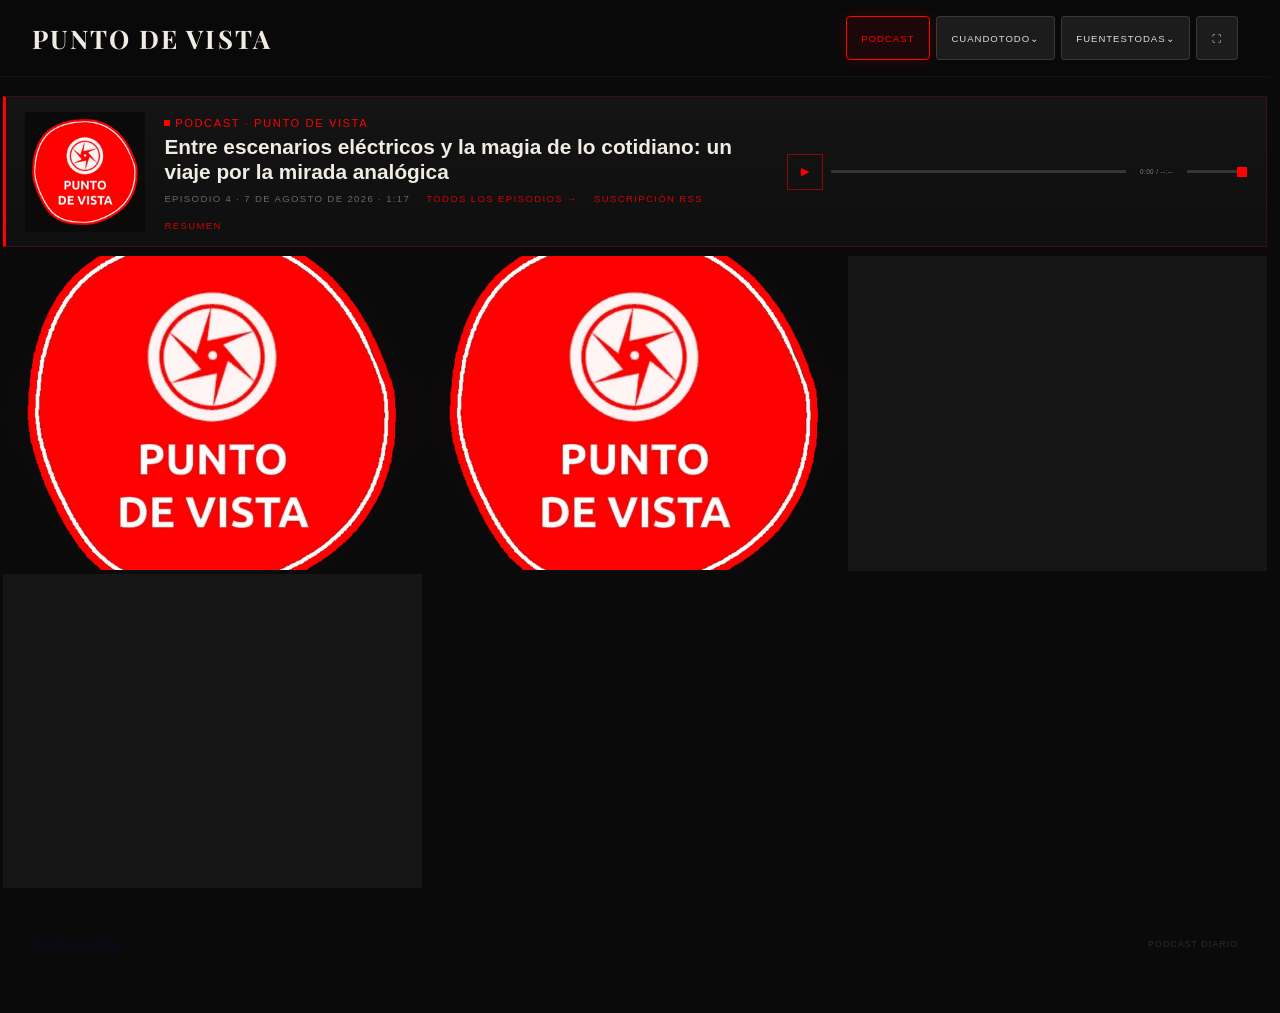
<file: episodios.html>
<!DOCTYPE html>
<html lang="es">
<head>
<meta charset="UTF-8">
<meta name="viewport" content="width=device-width, initial-scale=1.0">
<title>Podcast · Punto de vista</title>
<link rel="icon" type="image/svg+xml" href="favicon.svg">
<link rel="preconnect" href="https://fonts.googleapis.com">
<link rel="preconnect" href="https://fonts.gstatic.com" crossorigin>
<link href="https://fonts.googleapis.com/css2?family=Playfair+Display:wght@600;700&display=swap" rel="stylesheet">
<link rel="stylesheet" href="style.css">
<style>
  body { min-height: 100vh; }

  .header-controls a.sources-btn {
    display: inline-flex;
    align-items: center;
    justify-content: center;
    text-decoration: none;
  }

  #episodes {
    max-width: 1600px;
    margin: 0 auto;
    padding: var(--gap);
    display: grid;
    grid-template-columns: repeat(auto-fill, minmax(min(340px, 100%), 1fr));
    gap: var(--gap);
  }

  .episode.is-playing,
  .episode.is-playing:hover {
    z-index: 2;
    box-shadow:
      0 0 0 1.5px rgba(255, 1, 0, 0.9),
      0 0 35px rgba(255, 1, 0, 0.35);
  }

  .ep-empty { grid-column: 1 / -1; text-align: center; color: rgba(240,236,228,0.4); padding: 4rem 0; }

  #loader { max-width: 1600px; margin: 2rem auto; padding: 0 2rem; }

  @media (max-width: 720px) {
    #episodes { grid-template-columns: 1fr; gap: 2px; padding: 2px; }
    .card { aspect-ratio: 16 / 9; }
  }
</style>
</head>
<body>

<a class="skip-link" href="#episodes">Saltar al contenido</a>

<header>
  <div class="header-inner">
    <a class="logo" href="index.html" style="text-decoration:none;color:inherit">
      <span class="logo-text">Punto de vista</span>
    </a>
    <div class="header-controls" role="toolbar" aria-label="Controles de filtro">
      <a id="podcast-filter-btn" class="sources-btn podcast-btn active" href="episodios.html" aria-label="Ir a los episodios del podcast">podcast</a>
      <a id="date-btn" class="sources-btn" href="index.html?panel=date" aria-label="Filtrar artículos por fecha">
        cuando <span id="date-btn-label">todo</span> ⌄
      </a>
      <a id="sources-btn" class="sources-btn" href="index.html?panel=sources" aria-label="Seleccionar fuentes de artículos">
        fuentes <span id="sources-btn-count" aria-live="polite">todas</span> ⌄
      </a>
      <button id="fullscreen-btn" class="sources-btn" type="button" aria-label="Pantalla completa" onclick="toggleFullscreen()">⛶</button>
    </div>
  </div>
</header>

<div id="podcast-hero" class="hide" aria-label="Podcast del día">
  <div class="podcast-hero-inner">
    <img id="podcast-hero-img" src="podcast-cover.png" alt="Punto de vista — podcast">
    <div class="podcast-hero-body">
      <span class="podcast-hero-badge"><span class="podcast-dot"></span> Podcast · Punto de vista</span>
      <h1 id="podcast-hero-title"></h1>
      <div class="podcast-hero-meta">
        <span id="podcast-hero-meta"></span>
        <a href="episodios.html">todos los episodios →</a>
        <a href="podcast.xml">suscripción rss</a>
        <a href="#" id="podcast-hero-resumen" role="button">resumen</a>
      </div>
    </div>
    <div class="podcast-player" id="podcast-hero-player" data-url="">
      <button class="podcast-play" aria-label="Reproducir">▶</button>
      <div class="podcast-progress"><div class="podcast-progress-fill"></div></div>
      <span class="podcast-time">0:00 / --:--</span>
      <input type="range" class="podcast-volume" min="0" max="1" step="0.05" value="1" aria-label="Volumen">
    </div>
  </div>
</div>

<div id="loader"><span style="color:#ff0100">●</span> cargando episodios…</div>
<main id="episodes"></main>

<div id="modal" class="hide" role="dialog" aria-modal="true" aria-label="Resumen del episodio">
  <div id="modal-backdrop"></div>
  <div id="modal-panel">
    <div id="modal-body"></div>
  </div>
</div>

<footer>
  <a href="index.html">punto de vista</a>
  <span>podcast diario</span>
</footer>

<script>
const RELEASE = 'https://github.com/v0l0v/puntodevista/releases/download/episodios';
const COVER = 'podcast-cover.png';
const MESES = ['enero','febrero','marzo','abril','mayo','junio','julio','agosto','septiembre','octubre','noviembre','diciembre'];

function toggleFullscreen() {
  const el = document.documentElement;
  const rq = el.requestFullscreen || el.webkitRequestFullscreen || el.msRequestFullscreen || el.mozRequestFullScreen;
  const ex = document.exitFullscreen || document.webkitExitFullscreen || document.msExitFullscreen || document.mozCancelFullScreen;
  if (!document.fullscreenElement && !document.webkitFullscreenElement && !document.msFullscreenElement && !document.mozFullScreen) {
    rq.call(el).catch(() => {});
  } else {
    ex.call(document).catch(() => {});
  }
}

function updateFullscreenBtn() {
  const btn = document.getElementById('fullscreen-btn');
  if (!btn) return;
  const fs = !!(document.fullscreenElement || document.webkitFullscreenElement || document.msFullscreenElement || document.mozFullScreen);
  btn.textContent = fs ? '\u26E7' : '\u26F6';
  btn.setAttribute('aria-label', fs ? 'Salir de pantalla completa' : 'Pantalla completa');
  if (fs) sessionStorage.setItem('fs', '1'); else sessionStorage.removeItem('fs');
}

document.addEventListener('fullscreenchange', updateFullscreenBtn);
document.addEventListener('webkitfullscreenchange', updateFullscreenBtn);
document.addEventListener('msfullscreenchange', updateFullscreenBtn);
document.addEventListener('mozfullscreenchange', updateFullscreenBtn);
updateFullscreenBtn();
if (sessionStorage.getItem('fs')) {
  const el = document.documentElement;
  const rq = el.requestFullscreen || el.webkitRequestFullscreen || el.msRequestFullscreen || el.mozRequestFullScreen;
  rq.call(el).catch(() => {});
}

function fmtFecha(iso) {
  const [y, m, d] = iso.split('-').map(Number);
  return d + ' de ' + MESES[m - 1] + ' de ' + y;
}

function fmtDur(s) {
  if (!s) return '--:--';
  return Math.floor(s / 60) + ':' + String(s % 60).padStart(2, '0');
}

function esc(s) {
  return String(s || '')
    .replace(/&/g, '&amp;').replace(/</g, '&lt;').replace(/>/g, '&gt;')
    .replace(/"/g, '&quot;').replace(/'/g, '&#39;');
}

function epImgLoaded(img) {
  img.classList.add('loaded');
  const card = img.closest('.card');
  const sk = card && card.querySelector('.card-skeleton');
  if (sk) sk.remove();
}

function epImgError(img) {
  const card = img.closest('.card');
  img.remove();
  if (card) {
    const sk = card.querySelector('.card-skeleton');
    if (sk) sk.remove();
    const overlay = card.querySelector('.card-overlay');
    if (overlay) overlay.remove();
  }
}

function splitItems(desc) {
  if (!desc) return [];
  return desc.split(/\n{2,}|(?=\*\*)/).map(s => s.trim()).filter(Boolean);
}

function fmtDesc(desc) {
  const items = splitItems(desc);
  if (items.length <= 1) return esc(desc);
  return items.map(i => '<p style="margin:0 0 0.6rem">' + esc(i) + '</p>').join('');
}

let episodes = [];
let current = null;
let activeCard = null;

function cassetteSound() {
  try {
    const Ctx = window.AudioContext || window.webkitAudioContext;
    if (!Ctx) return;
    const ctx = cassetteSound.ctx || (cassetteSound.ctx = new Ctx());
    if (ctx.state === 'suspended') ctx.resume();
    const t0 = ctx.currentTime;
    const master = ctx.createGain();
    master.gain.value = 0.16;
    master.connect(ctx.destination);

    const thunk = (t, f, d, g) => {
      const o = ctx.createOscillator();
      const og = ctx.createGain();
      o.type = 'sine';
      o.frequency.setValueAtTime(f, t);
      o.frequency.exponentialRampToValueAtTime(f * 0.45, t + d);
      og.gain.setValueAtTime(g, t);
      og.gain.exponentialRampToValueAtTime(0.001, t + d);
      o.connect(og).connect(master);
      o.start(t); o.stop(t + d + 0.02);
    };
    const click = () => {
      const len = Math.floor(ctx.sampleRate * 0.035);
      const buf = ctx.createBuffer(1, len, ctx.sampleRate);
      const data = buf.getChannelData(0);
      for (let i = 0; i < len; i++) data[i] = (Math.random() * 2 - 1) * (1 - i / len);
      const src = ctx.createBufferSource();
      src.buffer = buf;
      const bp = ctx.createBiquadFilter();
      bp.type = 'bandpass'; bp.frequency.value = 1900; bp.Q.value = 1;
      const g = ctx.createGain(); g.gain.value = 0.7;
      src.connect(bp).connect(g).connect(master);
      src.start(t0);
    };

    thunk(t0, 115, 0.16, 0.55);
    click();
    thunk(t0 + 0.1, 85, 0.22, 0.45);

    const mlen = Math.floor(ctx.sampleRate * 0.35);
    const mbuf = ctx.createBuffer(1, mlen, ctx.sampleRate);
    const mdata = mbuf.getChannelData(0);
    for (let i = 0; i < mlen; i++) mdata[i] = (Math.random() * 2 - 1) * Math.sin(i / mlen * Math.PI);
    const motor = ctx.createBufferSource();
    motor.buffer = mbuf;
    const lp = ctx.createBiquadFilter();
    lp.type = 'lowpass'; lp.frequency.value = 850;
    const mg = ctx.createGain();
    mg.gain.setValueAtTime(0.35, t0 + 0.1);
    mg.gain.exponentialRampToValueAtTime(0.001, t0 + 0.5);
    motor.connect(lp).connect(mg).connect(master);
    motor.start(t0 + 0.1); motor.stop(t0 + 0.52);
  } catch (e) {}
}

function radioEls() {
  const player = document.getElementById('podcast-hero-player');
  return {
    player,
    btn: player.querySelector('.podcast-play'),
    fill: player.querySelector('.podcast-progress-fill'),
    time: player.querySelector('.podcast-time'),
  };
}

function ensureRadio(url) {
  if (current && current.url === url) return current;
  if (current) { current.audio.pause(); current.audio.src = ''; }
  const { player, btn, fill, time } = radioEls();
  const audio = new Audio(url);
  audio.preload = 'none';
  audio.addEventListener('timeupdate', () => {
    if (!audio.duration) return;
    fill.style.width = (audio.currentTime / audio.duration * 100) + '%';
    time.textContent = fmtDur(Math.floor(audio.currentTime)) + ' / ' + fmtDur(Math.floor(audio.duration));
  });
  audio.addEventListener('loadedmetadata', () => { time.textContent = '0:00 / ' + fmtDur(Math.floor(audio.duration)); });
  audio.addEventListener('playing', () => {
    btn.textContent = '⏸';
    player.classList.add('is-playing');
  });
  audio.addEventListener('pause', () => {
    btn.textContent = '▶';
    player.classList.remove('is-playing');
  });
  audio.addEventListener('ended', () => {
    btn.textContent = '▶';
    fill.style.width = '0%';
    time.textContent = '0:00 / ' + fmtDur(Math.floor(audio.duration));
    player.classList.remove('is-playing');
    if (activeCard) activeCard.classList.remove('is-playing');
    activeCard = null;
    current = null;
  });
  current = { audio, url, player, btn, fill, time };
  return current;
}

function selectEpisode(card) {
  const e = episodes.find(x => String(x.date) === card.dataset.id);
  if (!e) return;
  cassetteSound();
  const url = RELEASE + '/podcast-' + e.date + '.mp3';
  const r = ensureRadio(url);
  const num = episodes.length - episodes.indexOf(e);
  const heroImg = document.getElementById('podcast-hero-img');
  if (heroImg) heroImg.src = e.image || COVER;
  document.getElementById('podcast-hero-title').textContent = e.podcast_title || 'Resumen diario';
  document.getElementById('podcast-hero-meta').textContent = 'episodio ' + num + ' · ' + fmtFecha(e.date) + ' · ' + fmtDur(e.duration);
  const resumen = document.getElementById('podcast-hero-resumen');
  if (resumen) resumen.onclick = (ev) => { ev.preventDefault(); openPodcastResumen(e); };
  r.player.dataset.url = url;
  r.fill.style.width = '0%';
  r.time.textContent = '0:00 / ' + fmtDur(e.duration);
  document.querySelectorAll('.episode.is-playing').forEach(c => c.classList.remove('is-playing'));
  activeCard = card;
  card.classList.add('is-playing');
  r.audio.play().catch(() => {});
  document.getElementById('podcast-hero').scrollIntoView({ behavior: 'smooth', block: 'nearest' });
}

function openPodcastResumen(e) {
  const body = document.getElementById('modal-body');
  if (!body) return;
  body.innerHTML =
    '<div class="modal-tools">' +
    '<button class="modal-tool-btn" onclick="closeModal()">← Volver</button>' +
    '</div>' +
    '<div class="modal-title-group">' +
    '<h2 class="modal-title">' + esc(e.podcast_title || 'Resumen Diario') + '</h2>' +
    '<div class="modal-meta"><span class="modal-source">Podcast · Punto de vista</span></div>' +
    '</div>' +
    '<div class="modal-article"><div class="modal-article-content">' +
    (e.description ? fmtDesc(e.description) : '<p style="opacity:0.4">Sin descripción</p>') +
    '</div></div>';
  document.getElementById('modal').classList.remove('hide');
}

function closeModal() {
  document.getElementById('modal').classList.add('hide');
}

function bindRadio(root) {
  root.addEventListener('click', (e) => {
    const play = e.target.closest('.podcast-play');
    if (play) {
      if (current) {
        if (current.audio.paused) { cassetteSound(); current.audio.play().catch(() => {}); }
        else current.audio.pause();
      }
      return;
    }
    const progress = e.target.closest('.podcast-progress');
    if (progress) {
      if (current && current.audio.duration) {
        const r = progress.getBoundingClientRect();
        current.audio.currentTime = ((e.clientX - r.left) / r.width) * current.audio.duration;
      }
      return;
    }
    const card = e.target.closest('.episode');
    if (card) selectEpisode(card);
  });

  root.addEventListener('keydown', (e) => {
    if ((e.key === 'Enter' || e.key === ' ') && e.target.classList && e.target.classList.contains('episode')) {
      e.preventDefault();
      selectEpisode(e.target);
    }
    if (e.key === 'Escape') closeModal();
  });

  document.getElementById('modal-backdrop').addEventListener('click', closeModal);

  root.addEventListener('input', (e) => {
    const vol = e.target.closest('.podcast-volume');
    if (vol && current && current.audio) current.audio.volume = parseFloat(vol.value);
  });
}

function renderEpisodes(meta) {
  const el = document.getElementById('episodes');
  if (!meta || !meta.length) {
    el.innerHTML = '<div class="ep-empty">todavía no hay episodios</div>';
    document.getElementById('loader').classList.add('hide');
    return;
  }

  episodes = [...meta].sort((a, b) => String(b.date).localeCompare(String(a.date)));
  const latest = episodes[0];
  const heroImg = document.getElementById('podcast-hero-img');
  const heroTitle = document.getElementById('podcast-hero-title');
  const heroMeta = document.getElementById('podcast-hero-meta');
  if (heroImg) heroImg.src = latest.image || COVER;
  if (heroTitle) heroTitle.textContent = latest.podcast_title || 'Resumen diario';
  if (heroMeta) heroMeta.textContent = 'episodio ' + episodes.length + ' · ' + fmtFecha(latest.date) + ' · ' + fmtDur(latest.duration);
  const resumen = document.getElementById('podcast-hero-resumen');
  if (resumen) resumen.onclick = (ev) => { ev.preventDefault(); openPodcastResumen(latest); };
  ensureRadio(RELEASE + '/podcast-' + latest.date + '.mp3');
  document.getElementById('podcast-hero').classList.remove('hide');

  el.innerHTML = episodes.map((e, i) => {
    const num = episodes.length - i;
    const title = e.podcast_title || 'Resumen diario';
    return `<div class="card episode" data-color="1" data-id="${e.date}" role="button" tabindex="0" aria-label="Cargar y reproducir episodio ${num}">
      <div class="card-inner">
        <div class="card-skeleton"></div>
        <img class="card-image" src="${e.image || COVER}" alt="" loading="lazy" onload="epImgLoaded(this)" onerror="epImgError(this)">
        <div class="card-overlay color"></div>
      </div>
      <div class="card-info">
        <div class="card-source">Episodio ${num} · ${fmtFecha(e.date)}</div>
        <div class="card-title">${esc(title)}</div>
        <div class="card-meta">
          <span class="card-date">${fmtDur(e.duration)}</span>
        </div>
      </div>
    </div>`;
  }).join('');

  document.getElementById('loader').classList.add('hide');
}

// ─── Card Tilt / Parallax (igual que la portada) ────────────────────────────
(function initCardTilt() {
  const MAX_ANGLE = 12;
  const grid = document.getElementById('episodes');
  if (!grid) return;
  let rafId = null;
  let activeCard = null;
  let targetRx = 0, targetRy = 0, targetTx = 0, targetTy = 0;
  let currentRx = 0, currentRy = 0, currentTx = 0, currentTy = 0;

  function lerp(a, b, t) { return a + (b - a) * t; }

  function animate() {
    if (!activeCard) return;
    const speed = 0.12;
    currentRx = lerp(currentRx, targetRx, speed);
    currentRy = lerp(currentRy, targetRy, speed);
    currentTx = lerp(currentTx, targetTx, speed);
    currentTy = lerp(currentTy, targetTy, speed);
    activeCard.style.setProperty('--rx', currentRx.toFixed(3) + 'deg');
    activeCard.style.setProperty('--ry', currentRy.toFixed(3) + 'deg');
    activeCard.style.setProperty('--tx', currentTx.toFixed(3));
    activeCard.style.setProperty('--ty', currentTy.toFixed(3));
    rafId = requestAnimationFrame(animate);
  }

  function resetCard(card) {
    if (!card) return;
    targetRx = 0; targetRy = 0; targetTx = 0; targetTy = 0;
    const reset = () => {
      currentRx = lerp(currentRx, 0, 0.2);
      currentRy = lerp(currentRy, 0, 0.2);
      currentTx = lerp(currentTx, 0, 0.2);
      currentTy = lerp(currentTy, 0, 0.2);
      card.style.setProperty('--rx', currentRx.toFixed(3) + 'deg');
      card.style.setProperty('--ry', currentRy.toFixed(3) + 'deg');
      card.style.setProperty('--tx', currentTx.toFixed(3));
      card.style.setProperty('--ty', currentTy.toFixed(3));
      if (Math.abs(currentRx) > 0.05 || Math.abs(currentRy) > 0.05) {
        requestAnimationFrame(reset);
      } else {
        card.classList.remove('is-tilting');
        card.style.removeProperty('--rx');
        card.style.removeProperty('--ry');
        card.style.removeProperty('--tx');
        card.style.removeProperty('--ty');
      }
    };
    requestAnimationFrame(reset);
  }

  grid.addEventListener('mousemove', (e) => {
    const card = e.target.closest('.card');
    if (!card) return;
    if (activeCard && activeCard !== card) {
      resetCard(activeCard);
      cancelAnimationFrame(rafId);
    }
    if (activeCard !== card) {
      activeCard = card;
      currentRx = 0; currentRy = 0;
      currentTx = 0; currentTy = 0;
      card.classList.add('is-tilting');
      rafId = requestAnimationFrame(animate);
    }
    const rect = card.getBoundingClientRect();
    const cx = rect.left + rect.width / 2;
    const cy = rect.top + rect.height / 2;
    const dx = (e.clientX - cx) / (rect.width / 2);
    const dy = (e.clientY - cy) / (rect.height / 2);
    targetRy = dx * MAX_ANGLE;
    targetRx = -dy * MAX_ANGLE;
    targetTx = dx * 15;
    targetTy = dy * 15;
  }, { passive: true });

  grid.addEventListener('mouseleave', () => {
    if (!activeCard) return;
    cancelAnimationFrame(rafId);
    const cardToReset = activeCard;
    activeCard = null;
    resetCard(cardToReset);
  });

  grid.addEventListener('mouseout', (e) => {
    const card = e.target.closest('.card');
    if (card !== activeCard) return;
    const related = e.relatedTarget;
    if (related && related.closest && related.closest('.card') === activeCard) return;
    cancelAnimationFrame(rafId);
    const cardToReset = activeCard;
    activeCard = null;
    resetCard(cardToReset);
  });
})();

(async () => {
  bindRadio(document.body);
  try {
    const resp = await fetch('podcast_meta.json', { cache: 'no-store' });
    const meta = await resp.json();
    renderEpisodes(Array.isArray(meta) ? meta : []);
  } catch {
    document.getElementById('loader').innerHTML = '<span style="color:#ff0100">●</span> no se pudo cargar el podcast';
  }
})();
</script>
</body>
</html>
</file>
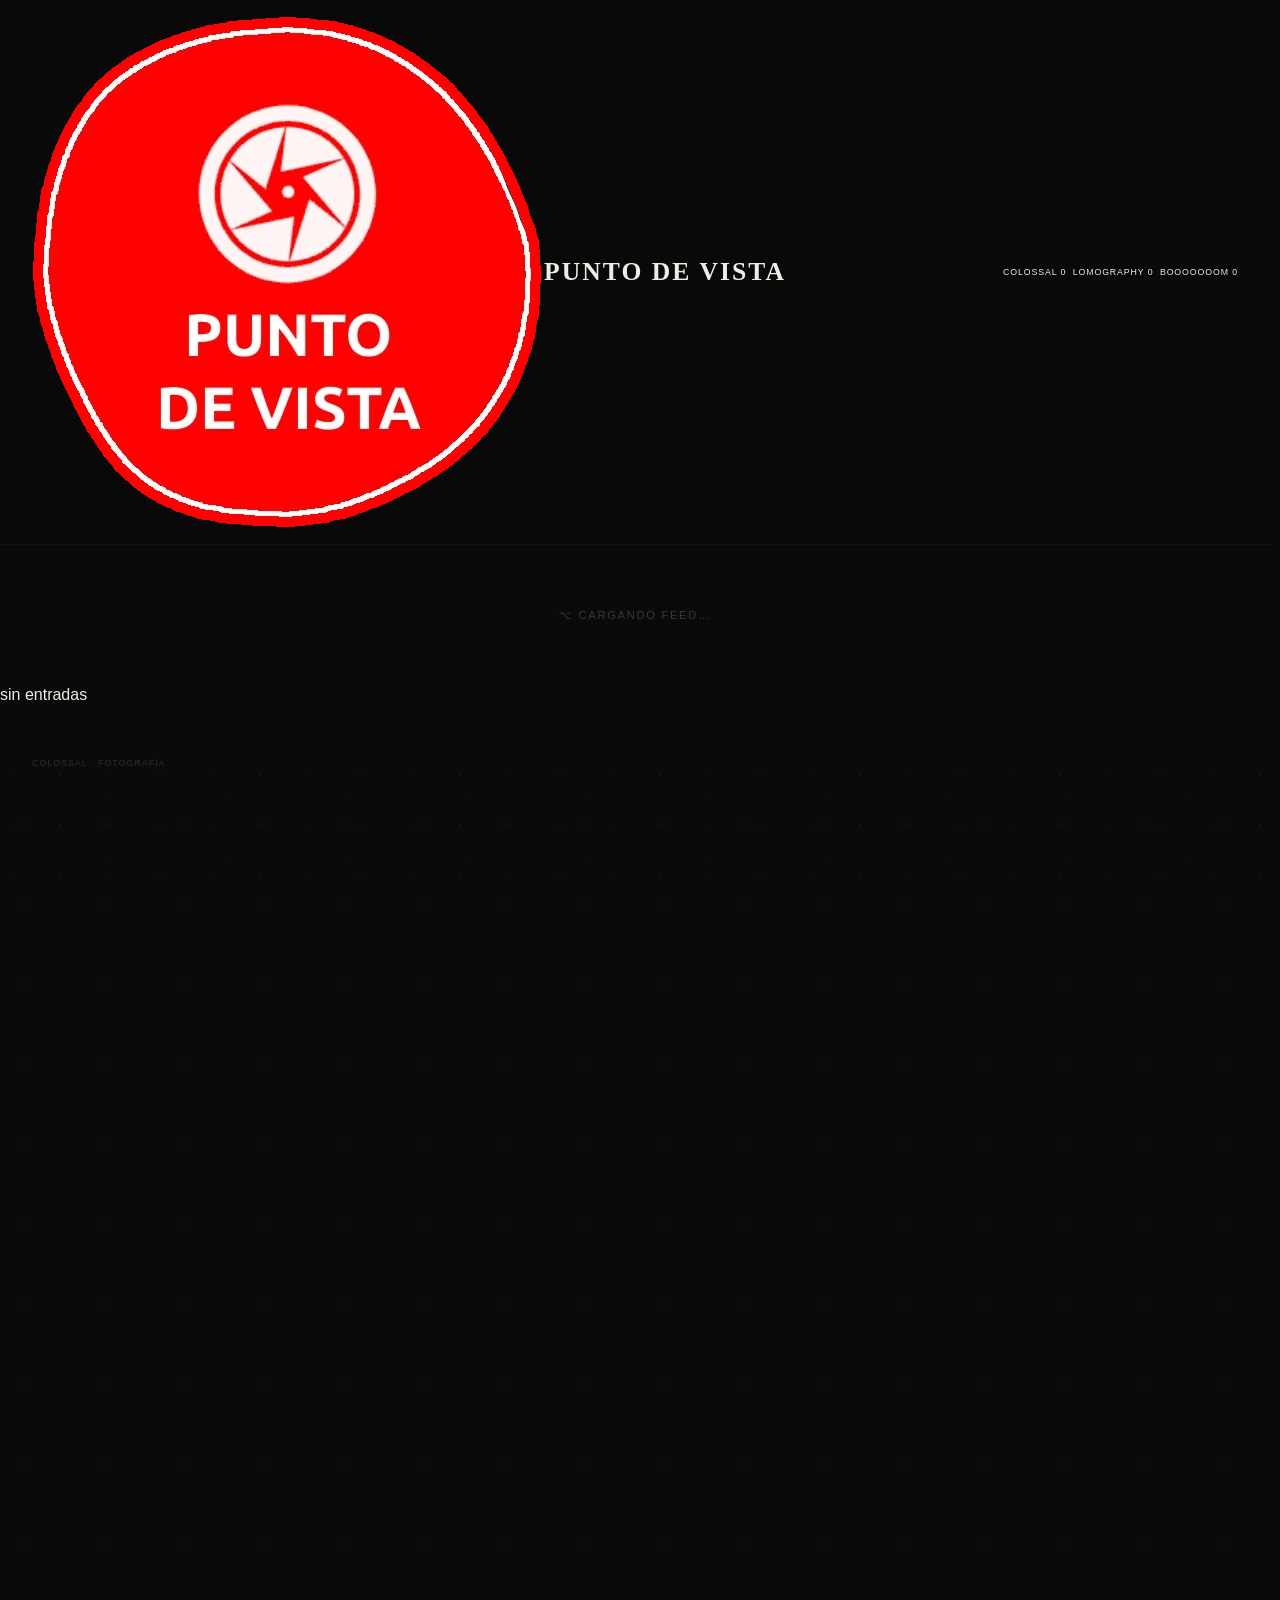
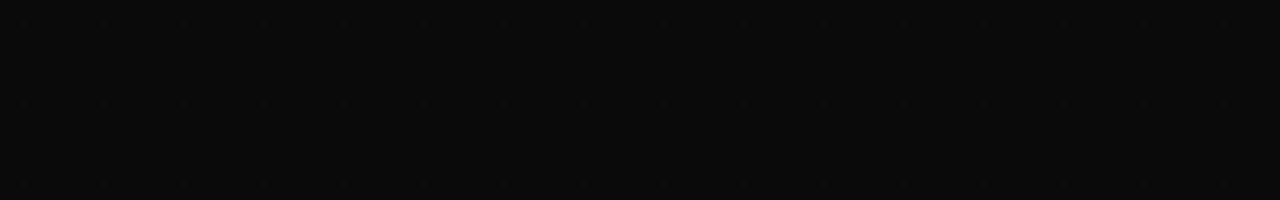
<file: index-b.html>
<!DOCTYPE html>
<html lang="es">
<head>
<meta charset="UTF-8">
<meta name="viewport" content="width=device-width, initial-scale=1.0">
<title>Punto de vista</title>
<link rel="icon" type="image/svg+xml" href="favicon.svg">
<link rel="stylesheet" href="style.css">
  <style>
    /* Animations for index-b */
    @keyframes float {
      0%, 100% { transform: translateY(0) scale(1) rotate(0deg); }
      25% { transform: translateY(-3px) scale(1.01) rotate(0.1deg); }
      50% { transform: translateY(-5px) scale(1.02) rotate(-0.1deg); }
      75% { transform: translateY(-3px) scale(1.01) rotate(0.05deg); }
    }
    @keyframes parallax-slow {
      0% { transform: translateY(0); }
      100% { transform: translateY(-20px); }
    }
    @keyframes parallax-fast {
      0% { transform: translateY(0); }
      100% { transform: translateY(-40px); }
    }
    @keyframes fadeInUp {
      from { opacity: 0; transform: translateY(30px); }
      to { opacity: 1; transform: translateY(0); }
    }
    @keyframes zoomIn {
      from { opacity: 0; transform: scale(0.95); }
      to { opacity: 1; transform: scale(1); }
    }
    @keyframes pulse {
      0%, 100% { opacity: 0.3; }
      50% { opacity: 0.6; }
    }
    @keyframes shimmer {
      0% { background-position: -200% 0; }
      100% { background-position: 200% 0; }
    }
    .card {
      animation: fadeInUp 0.6s ease forwards;
      opacity: 0;
    }
    .card:nth-child(1) { animation-delay: 0.1s; }
    .card:nth-child(2) { animation-delay: 0.15s; }
    .card:nth-child(3) { animation-delay: 0.2s; }
    .card:nth-child(4) { animation-delay: 0.25s; }
    .card:nth-child(5) { animation-delay: 0.3s; }
    .card:nth-child(6) { animation-delay: 0.35s; }
    .card:nth-child(7) { animation-delay: 0.4s; }
    .card:nth-child(8) { animation-delay: 0.45s; }
    .card:nth-child(9) { animation-delay: 0.5s; }
    .card:nth-child(10) { animation-delay: 0.55s; }
    .card:nth-child(n+11) { animation: none; opacity: 1; }
    .card:hover {
      animation: float 4s ease-in-out infinite;
    }
    .card-image.loaded {
      transition: transform 0.8s cubic-bezier(0.22, 1, 0.36, 1);
    }
    .card:hover .card-image.loaded {
      transform: scale(1.1) rotate(0.5deg);
    }
    .card:hover .card-overlay.color {
      background: linear-gradient(180deg, rgba(10,10,10,0.2) 0%, rgba(200,120,60,0.35) 60%, rgba(180,80,30,0.6) 100%);
    }
    .card-info {
      transition: transform 0.4s cubic-bezier(0.22, 1, 0.36, 1), opacity 0.4s ease;
    }
    #entries {
      perspective: 1000px;
    }
    .parallax-bg {
      position: fixed;
      top: 0; left: 0;
      width: 100%; height: 100%;
      z-index: -1;
      opacity: 0.04;
      background-image: 
        radial-gradient(circle at 20% 50%, var(--text) 1px, transparent 1px),
        radial-gradient(circle at 80% 30%, var(--accent-2) 1px, transparent 1px);
      background-size: 50px 50px, 60px 60px;
      animation: pulse 6s ease-in-out infinite;
    }
    .parallax-layer {
      position: absolute;
      top: 0; left: 0;
      width: 100%; height: 100%;
      z-index: -1;
      opacity: 0.02;
    }
    .parallax-layer::before {
      content: '';
      position: absolute;
      top: 0; left: 0;
      width: 200%; height: 200%;
      background: radial-gradient(circle at 30% 30%, var(--text) 2px, transparent 2px);
      background-size: 80px 80px;
      animation: pulse 8s ease-in-out infinite;
    }
    .parallax-layer::after {
      content: '';
      position: absolute;
      top: 0; left: 0;
      width: 150%; height: 150%;
      top: 20%; left: 10%;
      background: radial-gradient(circle at 70% 70%, var(--accent-2) 1px, transparent 1px);
      background-size: 60px 60px;
      animation: pulse 10s ease-in-out infinite reverse;
    }
    @media (max-width: 720px) {
      .card:hover { animation: none; }
      .card:hover .card-image.loaded { transform: scale(1.05); }
    }
    header {
      animation: subtleFloat 8s ease-in-out infinite;
    }
    @keyframes subtleFloat {
      0%, 100% { transform: translateY(0); }
      50% { transform: translateY(-2px); }
    }
    .card:not(:hover) .card-image.loaded {
      animation: subtleZoom 12s ease-in-out infinite;
    }
    @keyframes subtleZoom {
      0%, 100% { transform: scale(1); }
      50% { transform: scale(1.02); }
    }
  </style>
</head>
<body>
<div class="parallax-bg"></div>
<div class="parallax-layer"></div>

<header>
  <div class="header-inner">
      <span class="logo" onclick="toggleFullscreen()" style="cursor:pointer"><img src="pdv.png" alt="Punto de vista" class="logo-img"><span class="logo-text">Punto de vista</span></span>
    <div class="header-controls">
      <span id="count-colossal" class="pill">Colossal 0</span>
      <span id="count-lomography" class="pill">Lomography 0</span>
      <span id="count-booooooom" class="pill">Booooooom 0</span>
    </div>
  </div>
</header>

<div id="loader">⌥ cargando feed…</div>
<div id="empty" class="hide">sin entradas</div>
<main id="entries"></main>

<div id="modal" class="hide">
  <div id="modal-backdrop"></div>
  <div id="modal-panel">
    <div id="modal-body"></div>
  </div>
</div>

<footer>
  <span>colossal · fotografía</span>
  <span id="footer-info"></span>
</footer>

<script>
  const WP_API = 'https://www.thisiscolossal.com/wp-json/wp/v2/posts?categories=496&per_page=20';
  const POST_API = 'https://www.thisiscolossal.com/wp-json/wp/v2/posts';

  document.addEventListener('DOMContentLoaded', () => {
    loadFeeds();
    document.getElementById('count-colossal').addEventListener('click', () => setFilter('colossal'));
    document.getElementById('count-lomography').addEventListener('click', () => setFilter('lomography'));
    document.getElementById('count-booooooom').addEventListener('click', () => setFilter('boooobooum'));
    initScrollAnimations();
  });

  function initScrollAnimations() {
    const observer = new IntersectionObserver((entries) => {
      entries.forEach(entry => {
        if (entry.isIntersecting) {
          entry.target.style.opacity = '1';
          entry.target.style.transform = 'translateY(0)';
          observer.unobserve(entry.target);
        }
      });
    }, { threshold: 0.1 });

    const observeCards = () => {
      document.querySelectorAll('.card').forEach(card => {
        card.style.opacity = '0';
        card.style.transform = 'translateY(30px)';
        card.style.transition = 'opacity 0.6s ease, transform 0.6s ease';
        observer.observe(card);
      });
    };
    
    const originalRender = window.render;
    if (originalRender) {
      window.render = function(entries) {
        originalRender(entries);
        setTimeout(observeCards, 100);
      };
    }
    
    // Parallax scroll effect
    let ticking = false;
    const parallaxLayers = document.querySelectorAll('.parallax-layer');
    if (parallaxLayers.length) {
      window.addEventListener('scroll', () => {
        if (!ticking) {
          requestAnimationFrame(() => {
            const scrollY = window.scrollY;
            parallaxLayers.forEach((layer, i) => {
              const speed = (i + 1) * 0.15;
              layer.style.transform = `translateY(${scrollY * speed}px) rotate(${scrollY * 0.02}deg)`;
            });
            ticking = false;
          });
          ticking = true;
        }
      });
    }
  }

  let __activeFilter = null;

  async function loadFeeds() {
    const [colossal, lomo, boom] = await Promise.all([fetchColossal(), fetchLomography(), fetchBoooobooum()]);
    window.__allEntries = [...colossal, ...lomo, ...boom].sort((a, b) => (b._parsedDate || 0) - (a._parsedDate || 0));
    if (!window.__allEntries.length) { showEmpty(); return; }
    applyFilter();
  }

  async function fetchColossal() {
    try {
      const resp = await fetch('feeds.json');
      const data = await resp.json();
      if (data && data.items) {
        return data.items.filter(e => e._source === 'colossal').map(normalizeEntry);
      }
    } catch {}
    return [];
  }

  function normalizeEntry(e) {
    return {
      _source: e._source || 'colossal',
      _id: e._id || e.link,
      _parsedDate: (e._parsedDate) ? new Date(e._parsedDate) : null,
      link: e.link,
      title: e.title,
      content: e.content || e.excerpt,
      thumbnail: e.thumbnail
    };
  }

  async function fetchLomography() {
    try {
      const resp = await fetch('/api/lomography');
      const data = await resp.json();
      if (data && data.status === 'ok' && data.items.length) return normalizeLomo(data.items);
    } catch {}
    try {
      const resp = await fetch('lomography.json');
      const data = await resp.json();
      if (data && data.items) return normalizeLomo(data.items);
    } catch {}
    return [];
  }

  function normalizeLomo(items) {
    return items.map(i => ({
      _source: 'lomography',
      _id: i.link || i._id,
      _parsedDate: (i.date || i._parsedDate) ? new Date(i.date || i._parsedDate) : null,
      link: i.link,
      title: i.title,
      content: i.content || i.excerpt,
      thumbnail: i.thumbnail
    }));
  }

  async function fetchBoooobooum() {
    try {
      const resp = await fetch('/api/boooobooum');
      const data = await resp.json();
      if (data && data.status === 'ok' && data.items.length) return normalizeBoom(data.items);
    } catch {}
    try {
      const resp = await fetch('boooobooum.json');
      const data = await resp.json();
      if (data && data.items) return normalizeBoom(data.items);
    } catch {}
    return [];
  }

  function normalizeBoom(items) {
    return items.map(i => ({
      _source: 'boooobooum',
      _id: i.link || i._id,
      _parsedDate: (i.date || i._parsedDate) ? new Date(i.date || i._parsedDate) : null,
      link: i.link,
      title: i.title,
      content: i.content || i.excerpt,
      thumbnail: i.thumbnail
    }));
  }

  function extractImg(post) {
    if (post.thumbnail) return post.thumbnail;
    const m = (post.content || '').match(/<img[^>]+src=["']([^"']+)["']/);
    return m ? m[1] : null;
  }

  function applyFilter() {
    const entries = __activeFilter ? window.__allEntries.filter(e => e._source === __activeFilter) : window.__allEntries;
    render(entries);
    document.getElementById('count-colossal').classList.toggle('active', __activeFilter === 'colossal');
    document.getElementById('count-lomography').classList.toggle('active', __activeFilter === 'lomography');
    document.getElementById('count-boooobooum').classList.toggle('active', __activeFilter === 'boooobooum');
  }

  function setFilter(source) {
    __activeFilter = __activeFilter === source ? null : source;
    applyFilter();
  }

  function render(entries) {
    const el = document.getElementById('entries');
    el.innerHTML = entries.slice(0, 100).map(e => {
      const src = extractImg(e);
      return \`<div class="card" data-color="?" data-id="\${e._id}" data-source="\${e._source}" onclick="openModal(this)">
        <div class="card-inner">
          <div class="card-skeleton"></div>
          \${src ? \`<img class="card-image" src="\${src}" alt="" loading="lazy" onload="imgLoaded(this)" onerror="imgError(this)">\` : ''}
          <div class="card-overlay"></div>
        </div>
        <div class="card-info">
          <div class="card-source">\${e._source === 'lomography' ? 'Lomography Magazine' : e._source === 'boooobooum' ? 'Booooooom' : 'Colossal · Fotografía'}</div>
          <div class="card-title"><a href="\${e.link}" target="_blank" rel="noopener" onclick="event.stopPropagation()">\${e.title}</a></div>
          <div class="card-meta">
            <span class="card-date">\${e._parsedDate ? fmtDate(e._parsedDate) : ''}</span>
          </div>
        </div>
      </div>\`;
    }).join('');
    document.getElementById('loader').classList.add('hide');
    const total = Math.min(entries.length, 100);
    const colossal = entries.slice(0, 100).filter(e => e._source === 'colossal').length;
    const lomo = entries.slice(0, 100).filter(e => e._source === 'lomography').length;
    const boom = total - colossal - lomo;
    document.getElementById('count-colossal').textContent = \`Colossal \${colossal}\`;
    document.getElementById('count-lomography').textContent = \`Lomography \${lomo}\`;
    document.getElementById('count-boooobooum').textContent = \`Boooobooum \${boom}\`;
    document.getElementById('footer-info').textContent = total + ' fotografías';
    
    // Re-apply scroll animations to new cards
    setTimeout(() => {
      document.querySelectorAll('.card').forEach((card, i) => {
        card.style.animationDelay = \`\${i * 0.05}s\`;
      });
    }, 50);
  }

  function fmtDate(d) {
    return d.toLocaleDateString('es', { day: 'numeric', month: 'short', year: 'numeric' });
  }

  function imgLoaded(img) {
    img.classList.add('loaded');
    const card = img.closest('.card');
    card.querySelector('.card-skeleton')?.remove();
    const overlay = card.querySelector('.card-overlay');
    if (card.dataset.color === '?') {
      card.dataset.color = '1';
      overlay.className = 'card-overlay color';
    }
  }

  function imgError(img) {
    img.remove();
    const card = img.closest('.card');
    card.querySelector('.card-skeleton')?.remove();
    card.querySelector('.card-overlay')?.remove();
    const info = card.querySelector('.card-info');
    if (info) info.style.opacity = '1';
    if (card.dataset.color === '?') {
      card.dataset.color = '1';
    }
  }

  function showEmpty() {
    document.getElementById('loader').classList.add('hide');
    document.getElementById('empty').classList.remove('hide');
  }

  function cleanContent(html) {
    const doc = new DOMParser().parseFromString(\`<div id="__root">\${html}</div>\`, 'text/html');
    const root = doc.getElementById('__root');
    root.querySelectorAll('div.entry-header, div.post-title, div.post-meta, div.post-share-group, .wp-block-spacer, div[style*="height:"], div[aria-hidden="true"]').forEach(el => el.remove());
    return root.innerHTML;
  }

  function extractImages(html) {
    const items = [];
    const seen = new Set();
    const imgRe = /<img[^>]+src="([^"]+)"/g;
    let m;
    while ((m = imgRe.exec(html)) !== null) {
      const url = m[1];
      if (seen.has(url)) continue;
      seen.add(url);
      const before = html.substring(0, m.index);
      const inFigure = before.lastIndexOf('<figure') > before.lastIndexOf('</figure>');
      let caption = '';
      if (inFigure) {
        const after = html.substring(m.index);
        const capMatch = after.match(/<figcaption[^>]*>([\\s\\S]*?)<\/figcaption>/);
        if (capMatch && capMatch.index < (after.indexOf('</figure>') === -1 ? Infinity : after.indexOf('</figure>'))) {
          caption = capMatch[1].replace(/<[^>]+>/g, '').trim();
        }
      }
      items.push({ url, caption });
    }
    return items;
  }

  function extractColossalPhotographers(html) {
    const doc = new DOMParser().parseFromString(html, 'text/html');
    const list = [];
    const seen = new Set();
    doc.querySelectorAll('figcaption a[href]').forEach(a => {
      const name = a.textContent.trim();
      const href = a.getAttribute('href');
      if (name && href && !seen.has(name.toLowerCase())) {
        seen.add(name.toLowerCase());
        list.push({ name, url: href });
      }
    });
    return list;
  }

  function extractSocialLinks(html) {
    const doc = new DOMParser().parseFromString(\`<div>\${html}</div>\`, 'text/html');
    const links = [];
    const seen = new Set();
    const seenYT = new Set();
    doc.querySelectorAll('a[href]').forEach(a => {
      const href = a.getAttribute('href');
      const text = a.textContent.trim();
      if (!href || !text) return;
      let url = href;
      const h = href.toLowerCase();
      if (h.includes('instagram.com')) {
        const m = href.match(/instagram\.com\/([^/?]+)/);
        const label = m ? m[1] : 'Instagram';
        if (!seen.has(url)) { seen.add(url); links.push({ platform: 'instagram', text: label, url }); }
      } else if (h.includes('youtube.com') || h.includes('youtu.be')) {
        let channel, label;
        const atM = href.match(/youtube\.com\/@([^/?]+)/);
        const userM = href.match(/youtube\.com\/user\/([^/?]+)/);
        const cM = href.match(/youtube\.com\/c\/([^/?]+)/);
        const chM = href.match(/youtube\.com\/channel\/([^/?]+)/);
        if (atM) { channel = atM[1].toLowerCase(); label = atM[1]; }
        else if (userM) { channel = userM[1].toLowerCase(); label = userM[1]; }
        else if (cM) { channel = cM[1].toLowerCase(); label = 'Canal'; }
        else if (chM) { channel = chM[1]; label = 'Canal'; }
        else if (href.match(/youtube\.com\/watch\b/) || href.match(/youtu\.be\//)) { label = 'Video'; }
        if (channel && seenYT.has(channel)) return;
        if (channel) seenYT.add(channel);
        if (!seen.has(url)) { seen.add(url); links.push({ platform: 'youtube', text: label || 'YouTube', url }); }
      } else if (h.includes('twitter.com') || h.includes('x.com')) {
        const m = href.match(/(?:twitter|x)\.com\/([^/?]+)/);
        const label = m ? m[1] : 'X';
        if (!seen.has(url)) { seen.add(url); links.push({ platform: 'x', text: label, url }); }
      } else if (h.includes('vimeo.com')) {
        const m = href.match(/vimeo\.com\/([^/?]+)/);
        const label = m ? m[1] : 'Vimeo';
        if (!seen.has(url)) { seen.add(url); links.push({ platform: 'vimeo', text: label, url }); }
      } else if (h.includes('flickr.com')) {
        const m = href.match(/flickr\.com\/([^/?]+)/);
        const label = m ? m[1] : 'Flickr';
        if (!seen.has(url)) { seen.add(url); links.push({ platform: 'flickr', text: label, url }); }
      } else if (h.includes('tiktok.com')) {
        if (!seen.has(url)) { seen.add(url); links.push({ platform: 'tiktok', text: 'TikTok', url }); }
      } else if (h.includes('facebook.com')) {
        if (!seen.has(url)) { seen.add(url); links.push({ platform: 'facebook', text: text, url }); }
      } else if (h.includes('bsky.app')) {
        if (!seen.has(url)) { seen.add(url); links.push({ platform: 'bluesky', text: text, url }); }
      } else if (h.includes('threads.net')) {
        if (!seen.has(url)) { seen.add(url); links.push({ platform: 'threads', text: text, url }); }
      } else if (text.toLowerCase() === 'website') {
        try { url = new URL(href).origin + '/'; } catch {}
        if (!seen.has(url)) { seen.add(url); links.push({ platform: 'web', text: 'Web', url }); }
      }
    });
    const order = ['instagram', 'youtube', 'x', 'vimeo', 'flickr', 'tiktok', 'facebook', 'bluesky', 'threads', 'web'];
    links.sort((a, b) => order.indexOf(a.platform) - order.indexOf(b.platform));
    return links;
  }

  async function openModal(card) {
    const id = card.dataset.id;
    const source = card.dataset.source;
    const body = document.getElementById('modal-body');
    body.innerHTML = '<div class="modal-loading">cargando…</div>';
    document.getElementById('modal').classList.remove('hide');

    if (source === 'lomography') {
      const entry = window.__allEntries?.find(e => e._id === id);
      if (!entry) { body.innerHTML = '<p class="modal-error">error</p>'; return; }
      try {
        const resp = await fetch(\`/api/lomography/article?url=\${encodeURIComponent(entry.link)}\`);
        const data = await resp.json();
        if (data.status !== 'ok') throw new Error(data.message);
        const images = data.images || [];
        const creditsHTML = (data.credits && data.credits.length) ? '<div class="modal-photographers"><span class="photographer-label">Fotógrafos</span>' + data.credits.map(c => '<a href="' + c.url + '" target="_blank" rel="noopener" class="photographer-link">' + c.name + '</a>').join(', ') + '</div>' : '';
        const lomoLinks = data.content ? extractSocialLinks(data.content) : [];
        const linksHTML = lomoLinks.length ? '<div class="modal-links">' + lomoLinks.map(l => '<a href="' + l.url + '" target="_blank" rel="noopener" class="modal-link-tag link-' + l.platform + '">' + l.text + '</a>').join('') + '</div>' : '';
        body.innerHTML = \`
          <div class="modal-tools">
            \${images.length ? \`<button class="modal-tool-btn" onclick="openGallery()">Galería (\${images.length})</button>\` : ''}
            <button class="modal-tool-btn" onclick="toggleFullscreen()">Pantalla completa</button>
            <button class="modal-tool-btn" onclick="closeModal()" style="margin-left:auto">← Volver</button>
          </div>
          \${linksHTML}
          <div class="modal-title-group">
            <h2 class="modal-title">\${entry.title}</h2>
            <div class="modal-meta">
              <span class="modal-source">Lomography Magazine</span>
              \${entry._parsedDate ? '<span class="modal-sep">·</span><span class="modal-date">' + fmtDate(entry._parsedDate) + '</span>' : ''}
            </div>
          </div>
          <div class="modal-article">
            <div class="modal-article-content">\${data.content}</div>
            \${creditsHTML}
            <div class="modal-footer" style="padding-top:2rem">
              <a href="\${entry.link}" target="_blank" rel="noopener" class="modal-link-tag">Ver original →</a>
            </div>
          </div>
        \`;
        body.dataset.lomoImages = JSON.stringify(images.map(i => ({ url: i.url, caption: i.alt || '' })));
      } catch (e) {
        body.innerHTML = \`<p class="modal-error">error al cargar el artículo</p>\`;
      }
      return;
    }

    let post;
    try {
      post = await (await fetch(\`\${POST_API}/\${id}\`)).json();
    } catch {}
    if (!post || post.code) {
      body.innerHTML = '<p class="modal-error">error al cargar el artículo</p>';
      return;
    }

    const images = extractImages(post.content.rendered);
    const cleaned = cleanContent(post.content.rendered);
    const photographers = extractColossalPhotographers(post.content.rendered);
    const photoHTML = photographers.length ? '<div class="modal-photographers"><span class="photographer-label">Fotógrafos</span>' + photographers.map(p => '<a href="' + p.url + '" target="_blank" rel="noopener" class="photographer-link">' + p.name + '</a>').join(', ') + '</div>' : '';
    const colossalLinks = extractSocialLinks(post.content.rendered);
    const linksHTML = colossalLinks.length ? '<div class="modal-links">' + colossalLinks.map(l => '<a href="' + l.url + '" target="_blank" rel="noopener" class="modal-link-tag link-' + l.platform + '">' + l.text + '</a>').join('') + '</div>' : '';
    const articleHTML = \`
      <div class="modal-article">
        <div class="modal-article-content">\${cleaned}</div>
        <div class="modal-footer" style="padding-top:2rem">
          <a href="\${post.link}" target="_blank" rel="noopener" class="modal-link-tag">Ver original →</a>
        </div>
      </div>
    \`;

    body.innerHTML = \`
      <div class="modal-tools">
        \${images.length ? \`<button class="modal-tool-btn" onclick="openGallery()">Galería (\${images.length})</button>\` : ''}
        <button class="modal-tool-btn" onclick="toggleFullscreen()">Pantalla completa</button>
        <button class="modal-tool-btn" onclick="closeModal()" style="margin-left:auto">← Volver</button>
      </div>
      \${photoHTML}
      \${linksHTML}
      <div class="modal-title-group">
        <h2 class="modal-title">\${post.title.rendered}</h2>
        <div class="modal-meta">
          <span class="modal-source">Colossal · Fotografía</span>
          <span class="modal-sep">·</span>
          <span class="modal-date">\${fmtDate(new Date(post.date))}</span>
        </div>
      </div>
      \${articleHTML}
    \`;
  }

  function openGallery() {
    const body = document.getElementById('modal-body');
    const article = body.querySelector('.modal-article');
    const titleGroup = body.querySelector('.modal-title-group');
    let images;
    if (body.dataset.lomoImages) {
      images = JSON.parse(body.dataset.lomoImages);
    } else if (article) {
      images = extractImages(article.querySelector('.modal-article-content')?.innerHTML || '');
    }
    if (!images || !images.length) return;

    article.style.display = 'none';
    titleGroup.style.display = 'none';
    body.dataset.mode = 'gallery';
    body.querySelector('.modal-tools').style.display = 'none';

    const gallery = document.createElement('div');
    gallery.className = 'modal-gallery';

    window.__galleryState = { currentIdx: 0, images };

    const updateGallery = () => {
      const s = window.__galleryState;
      if (!s) return;
      const img = s.images[s.currentIdx];
      gallery.innerHTML = \`
        <div class="gallery-top">
          <button class="gallery-back" onclick="closeGallery()">← Volver</button>
          <span class="gallery-counter">\${s.currentIdx + 1} / \${s.images.length}</span>
        </div>
        <div class="gallery-stage">
          <button class="gallery-nav gallery-prev" onclick="navGallery(-1)" \${s.currentIdx === 0 ? 'style="opacity:0.2;pointer-events:none"' : ''}>‹</button>
          <div class="gallery-frame">
            <img src="\${img.url}" alt="" class="gallery-img" loading="lazy">
            \${img.caption ? \`<div class="gallery-caption">\${img.caption}</div>\` : ''}
          </div>
          <button class="gallery-nav gallery-next" onclick="navGallery(1)" \${s.currentIdx === s.images.length - 1 ? 'style="opacity:0.2;pointer-events:none"' : ''}>›</button>
        </div>
      \`;
      resetAuto();
    };

    const resetAuto = () => {
      clearTimeout(window.__galleryState.autoTimer);
      window.__galleryState.autoTimer = setTimeout(() => {
        const s = window.__galleryState;
        if (!s) return;
        if (s.currentIdx >= s.images.length - 1) {
          closeGallery();
          return;
        }
        navGallery(1);
      }, 3000);
    };

    window.__galleryState.updateGallery = updateGallery;
    updateGallery();
    body.appendChild(gallery);

    gallery.addEventListener('mouseenter', () => {
      clearTimeout(window.__galleryState?.autoTimer);
    });
    gallery.addEventListener('mouseleave', () => {
      if (window.__galleryState) resetAuto();
    });

    const keyHandler = (e) => {
      if (!window.__galleryState) return;
      if (e.key === 'ArrowLeft') navGallery(-1);
      else if (e.key === 'ArrowRight') navGallery(1);
      else if (e.key === 'Escape') { closeGallery(); closeModal(); }
    };
    document.addEventListener('keydown', keyHandler);
    body.__galleryKeyHandler = keyHandler;
  }

  function navGallery(dir) {
    const state = window.__galleryState;
    if (!state) return;
    const newIdx = state.currentIdx + dir;
    if (newIdx < 0 || newIdx >= state.images.length) return;
    state.currentIdx = newIdx;
    state.updateGallery();
  }

  function closeGallery() {
    const body = document.getElementById('modal-body');
    const gallery = body.querySelector('.modal-gallery');
    if (gallery) gallery.remove();
    body.querySelector('.modal-article').style.display = '';
    body.querySelector('.modal-title-group').style.display = '';
    body.querySelector('.modal-tools').style.display = '';
    body.dataset.mode = '';
    if (body.__galleryKeyHandler) {
      document.removeEventListener('keydown', body.__galleryKeyHandler);
      delete body.__galleryKeyHandler;
    }
    if (window.__galleryState) {
      clearTimeout(window.__galleryState.autoTimer);
    }
    delete window.__galleryState;
  }

  function closeModal() {
    const body = document.getElementById('modal-body');
    if (body.__galleryKeyHandler) {
      document.removeEventListener('keydown', body.__galleryKeyHandler);
      delete body.__galleryKeyHandler;
    }
    if (window.__galleryState) {
      clearTimeout(window.__galleryState.autoTimer);
    }
    delete window.__galleryState;
    body.innerHTML = '';
    body.dataset.mode = '';
    delete body.dataset.lomoImages;
    document.getElementById('modal').classList.add('hide');
  }

  function toggleFullscreen() {
    if (!document.fullscreenElement) {
      document.documentElement.requestFullscreen();
    } else {
      document.exitFullscreen();
    }
  }

  function closeTop() {
    const body = document.getElementById('modal-body');
    if (body.dataset.mode === 'gallery') closeGallery();
    else closeModal();
  }
  document.getElementById('modal-backdrop').addEventListener('click', closeTop);

  let __fullscreenEscape = false;
  document.addEventListener('keydown', e => {
    if (e.key === 'Escape') {
      const fs = !!document.fullscreenElement;
      closeModal();
      if (fs) {
        __fullscreenEscape = true;
        document.documentElement.requestFullscreen().catch(() => {});
      }
    }
  });

  document.addEventListener('fullscreenchange', () => {
    if (!document.fullscreenElement && __fullscreenEscape) {
      __fullscreenEscape = false;
      document.documentElement.requestFullscreen().catch(() => {});
    }
  });
</script>
</body>
</html>
</file>
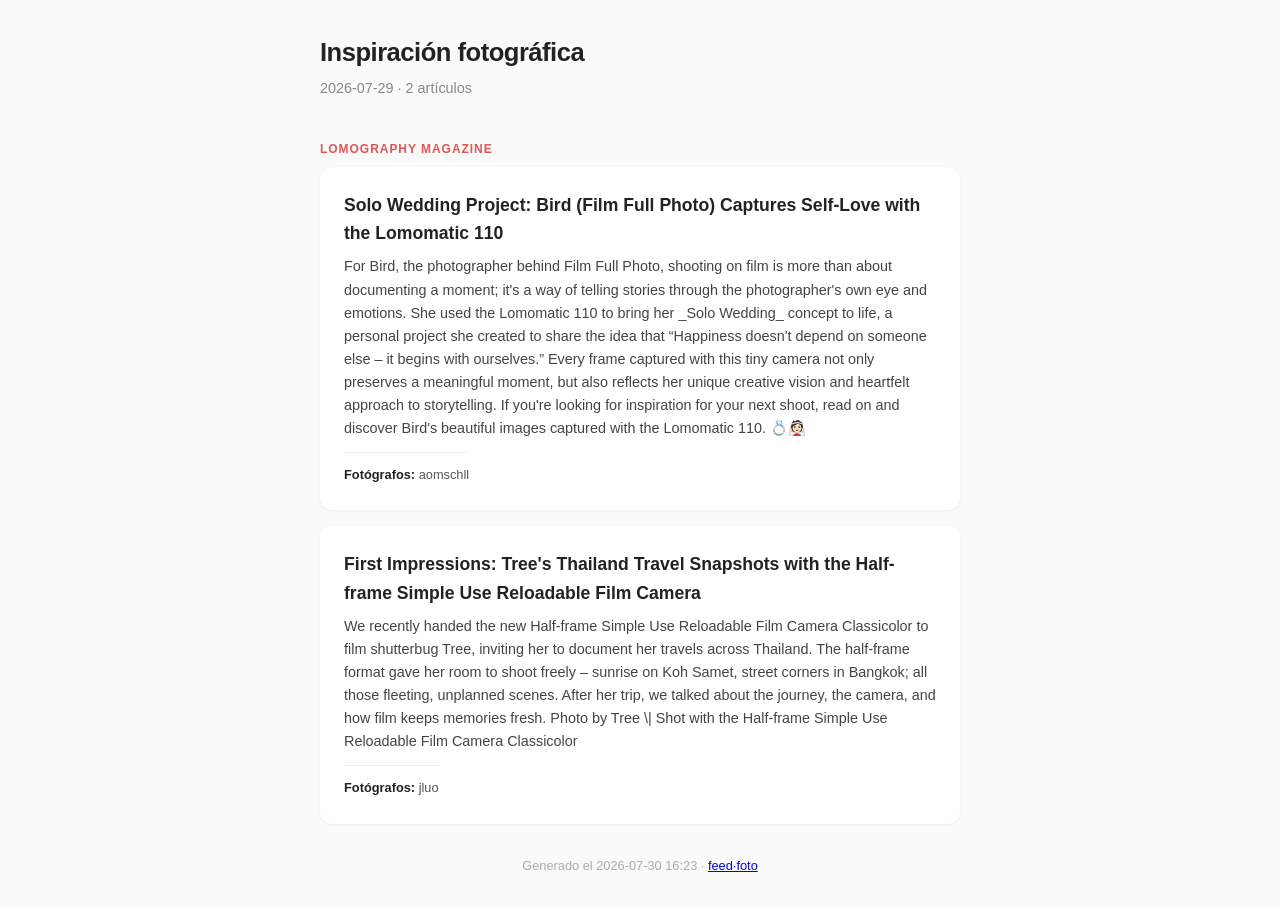
<file: resumenes/digest-2026-07-29.html>
<!DOCTYPE html>
<html lang="es">
<head>
<meta charset="UTF-8">
<meta name="viewport" content="width=device-width, initial-scale=1.0">
<title>Inspiración fotográfica · 2026-07-29</title>
<style>
*{margin:0;padding:0;box-sizing:border-box}
body{font-family:-apple-system,BlinkMacSystemFont,'Segoe UI',Roboto,sans-serif;background:#fafafa;color:#222;line-height:1.6;padding:2rem 1rem}
.container{max-width:640px;margin:0 auto}
h1{font-size:1.6rem;font-weight:700;margin-bottom:0.25rem;letter-spacing:-0.02em}
.sub{color:#888;font-size:0.9rem;margin-bottom:2rem}
.source{font-size:0.75rem;font-weight:600;text-transform:uppercase;letter-spacing:0.08em;color:#888;margin-bottom:0.5rem;margin-top:2.5rem}
.source.colossal{color:#d4a017}.source.lomography{color:#e25555}
.card{background:#fff;border-radius:12px;padding:1.5rem;margin-bottom:1rem;box-shadow:0 1px 3px rgba(0,0,0,0.06)}
.card h2{font-size:1.1rem;font-weight:600;margin-bottom:0.5rem}
.card h2 a{color:#222;text-decoration:none}
.card h2 a:hover{text-decoration:underline}
.card .meta{font-size:0.8rem;color:#888;margin-bottom:0.75rem}
.card .sum{color:#444;font-size:0.9rem}
.card .sum a{color:#0366d6}
.photographer{display:inline-block;font-size:0.8rem;color:#555;margin-top:0.75rem;padding-top:0.75rem;border-top:1px solid #eee}
.photographer strong{color:#222}
hr{border:none;border-top:1px solid #eee;margin:2rem 0}
.footer{text-align:center;color:#aaa;font-size:0.8rem;margin-top:2rem}
</style>
</head>
<body>
<div class="container">
<h1>Inspiración fotográfica</h1>
<p class="sub">2026-07-29 · 2 artículos</p>

<div class="source lomography">Lomography Magazine</div>
<div class="card">
<h2><a href="https://www.lomography.com/magazine/358753-solo-wedding-project-bird-film-full-photo-captures-self-love-with-the-lomomatic-110">Solo Wedding Project: Bird (Film Full Photo) Captures Self-Love with the Lomomatic 110</a></h2>
<div class="sum">For Bird, the photographer behind Film Full Photo, shooting on film is more than about documenting a moment; it's a way of telling stories through the photographer's own eye and emotions. She used the Lomomatic 110 to bring her _Solo Wedding_ concept to life, a personal project she created to share the idea that “Happiness doesn't depend on someone else – it begins with ourselves.” Every frame captured with this tiny camera not only preserves a meaningful moment, but also reflects her unique creative vision and heartfelt approach to storytelling. If you're looking for inspiration for your next shoot, read on and discover Bird's beautiful images captured with the Lomomatic 110. 💍👰🏻</div>
<div class="photographer"><strong>Fotógrafos:</strong> aomschll</div>
</div>
<div class="card">
<h2><a href="https://www.lomography.com/magazine/358992-first-impressions-tree-s-travel-snapshots-with-the-half-frame-simple-use-reloadable-film-camera">First Impressions: Tree's Thailand Travel Snapshots with the Half-frame Simple Use Reloadable Film Camera</a></h2>
<div class="sum">We recently handed the new Half-frame Simple Use Reloadable Film Camera Classicolor to film shutterbug Tree, inviting her to document her travels across Thailand. The half‑frame format gave her room to shoot freely – sunrise on Koh Samet, street corners in Bangkok; all those fleeting, unplanned scenes. After her trip, we talked about the journey, the camera, and how film keeps memories fresh. Photo by Tree \| Shot with the Half-frame Simple Use Reloadable Film Camera Classicolor</div>
<div class="photographer"><strong>Fotógrafos:</strong> jluo</div>
</div>
</div>
<div class="footer">Generado el 2026-07-30 16:23 · <a href="../index.html">feed·foto</a></div>
</body></html>
</file>
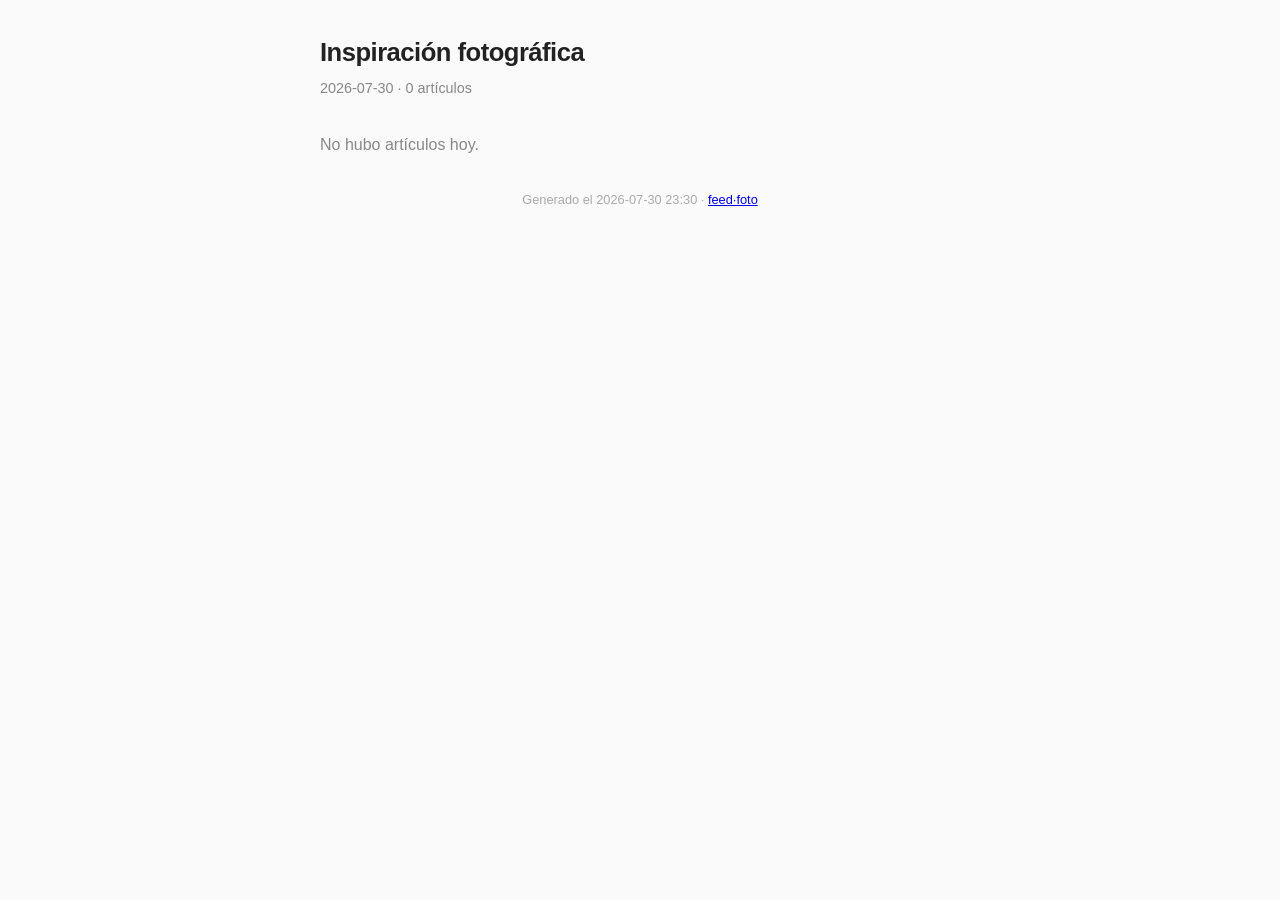
<file: resumenes/digest-2026-07-30.html>
<!DOCTYPE html>
<html lang="es">
<head>
<meta charset="UTF-8">
<meta name="viewport" content="width=device-width, initial-scale=1.0">
<title>Inspiración fotográfica · 2026-07-30</title>
<style>
*{margin:0;padding:0;box-sizing:border-box}
body{font-family:-apple-system,BlinkMacSystemFont,'Segoe UI',Roboto,sans-serif;background:#fafafa;color:#222;line-height:1.6;padding:2rem 1rem}
.container{max-width:640px;margin:0 auto}
h1{font-size:1.6rem;font-weight:700;margin-bottom:0.25rem;letter-spacing:-0.02em}
.sub{color:#888;font-size:0.9rem;margin-bottom:2rem}
.source{font-size:0.75rem;font-weight:600;text-transform:uppercase;letter-spacing:0.08em;color:#888;margin-bottom:0.5rem;margin-top:2.5rem}
.source.colossal{color:#d4a017}.source.lomography{color:#e25555}
.card{background:#fff;border-radius:12px;padding:1.5rem;margin-bottom:1rem;box-shadow:0 1px 3px rgba(0,0,0,0.06)}
.card h2{font-size:1.1rem;font-weight:600;margin-bottom:0.5rem}
.card h2 a{color:#222;text-decoration:none}
.card h2 a:hover{text-decoration:underline}
.card .meta{font-size:0.8rem;color:#888;margin-bottom:0.75rem}
.card .sum{color:#444;font-size:0.9rem}
.card .sum a{color:#0366d6}
.photographer{display:inline-block;font-size:0.8rem;color:#555;margin-top:0.75rem;padding-top:0.75rem;border-top:1px solid #eee}
.photographer strong{color:#222}
hr{border:none;border-top:1px solid #eee;margin:2rem 0}
.footer{text-align:center;color:#aaa;font-size:0.8rem;margin-top:2rem}
</style>
</head>
<body>
<div class="container">
<h1>Inspiración fotográfica</h1>
<p class="sub">2026-07-30 · 0 artículos</p>

<p style="color:#888">No hubo artículos hoy.</p>
</div>
<div class="footer">Generado el 2026-07-30 23:30 · <a href="../index.html">feed·foto</a></div>
</body></html>
</file>
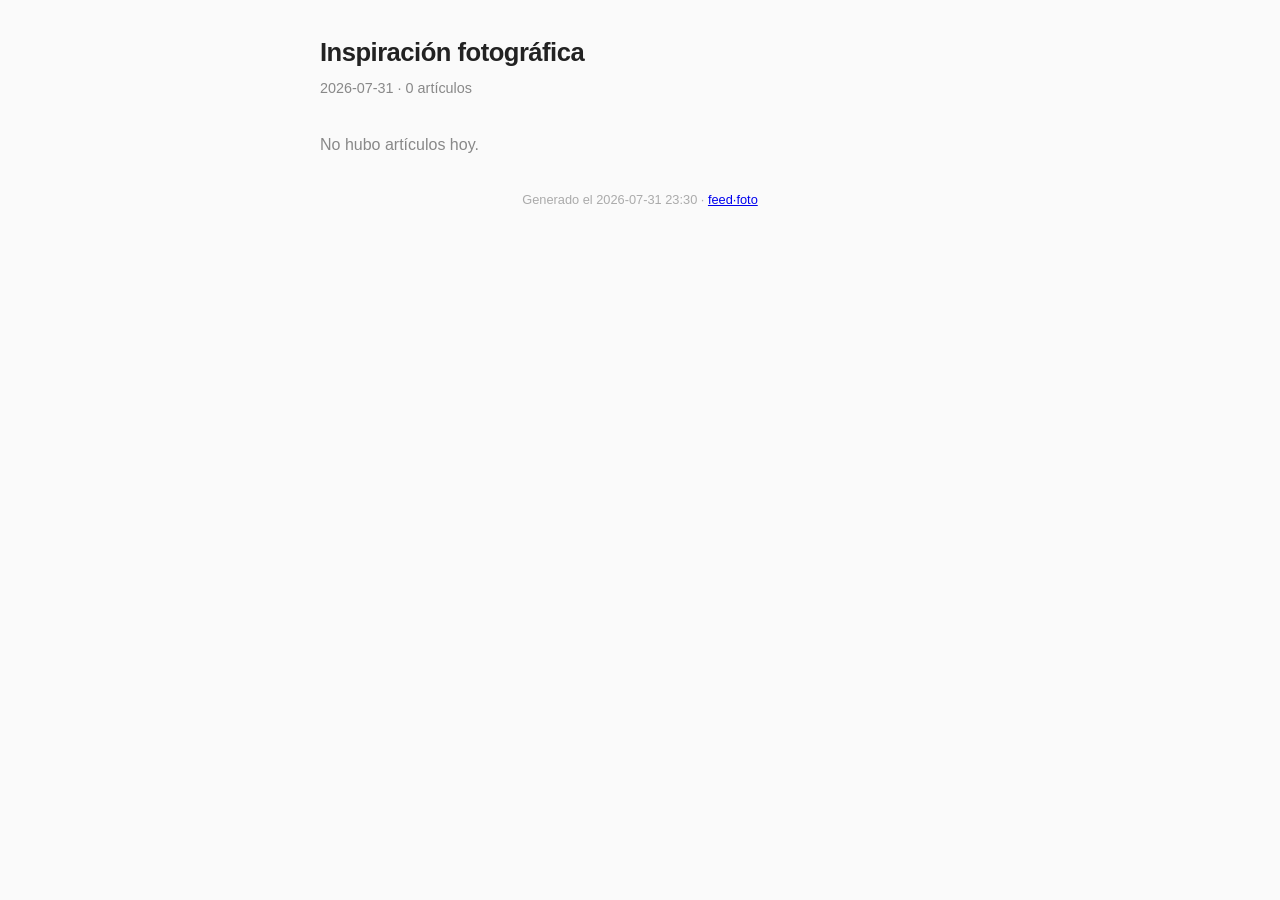
<file: resumenes/digest-2026-07-31.html>
<!DOCTYPE html>
<html lang="es">
<head>
<meta charset="UTF-8">
<meta name="viewport" content="width=device-width, initial-scale=1.0">
<title>Inspiración fotográfica · 2026-07-31</title>
<style>
*{margin:0;padding:0;box-sizing:border-box}
body{font-family:-apple-system,BlinkMacSystemFont,'Segoe UI',Roboto,sans-serif;background:#fafafa;color:#222;line-height:1.6;padding:2rem 1rem}
.container{max-width:640px;margin:0 auto}
h1{font-size:1.6rem;font-weight:700;margin-bottom:0.25rem;letter-spacing:-0.02em}
.sub{color:#888;font-size:0.9rem;margin-bottom:2rem}
.source{font-size:0.75rem;font-weight:600;text-transform:uppercase;letter-spacing:0.08em;color:#888;margin-bottom:0.5rem;margin-top:2.5rem}
.source.colossal{color:#d4a017}.source.lomography{color:#e25555}
.card{background:#fff;border-radius:12px;padding:1.5rem;margin-bottom:1rem;box-shadow:0 1px 3px rgba(0,0,0,0.06)}
.card h2{font-size:1.1rem;font-weight:600;margin-bottom:0.5rem}
.card h2 a{color:#222;text-decoration:none}
.card h2 a:hover{text-decoration:underline}
.card .meta{font-size:0.8rem;color:#888;margin-bottom:0.75rem}
.card .sum{color:#444;font-size:0.9rem}
.card .sum a{color:#0366d6}
.photographer{display:inline-block;font-size:0.8rem;color:#555;margin-top:0.75rem;padding-top:0.75rem;border-top:1px solid #eee}
.photographer strong{color:#222}
hr{border:none;border-top:1px solid #eee;margin:2rem 0}
.footer{text-align:center;color:#aaa;font-size:0.8rem;margin-top:2rem}
</style>
</head>
<body>
<div class="container">
<h1>Inspiración fotográfica</h1>
<p class="sub">2026-07-31 · 0 artículos</p>

<p style="color:#888">No hubo artículos hoy.</p>
</div>
<div class="footer">Generado el 2026-07-31 23:30 · <a href="../index.html">feed·foto</a></div>
</body></html>
</file>
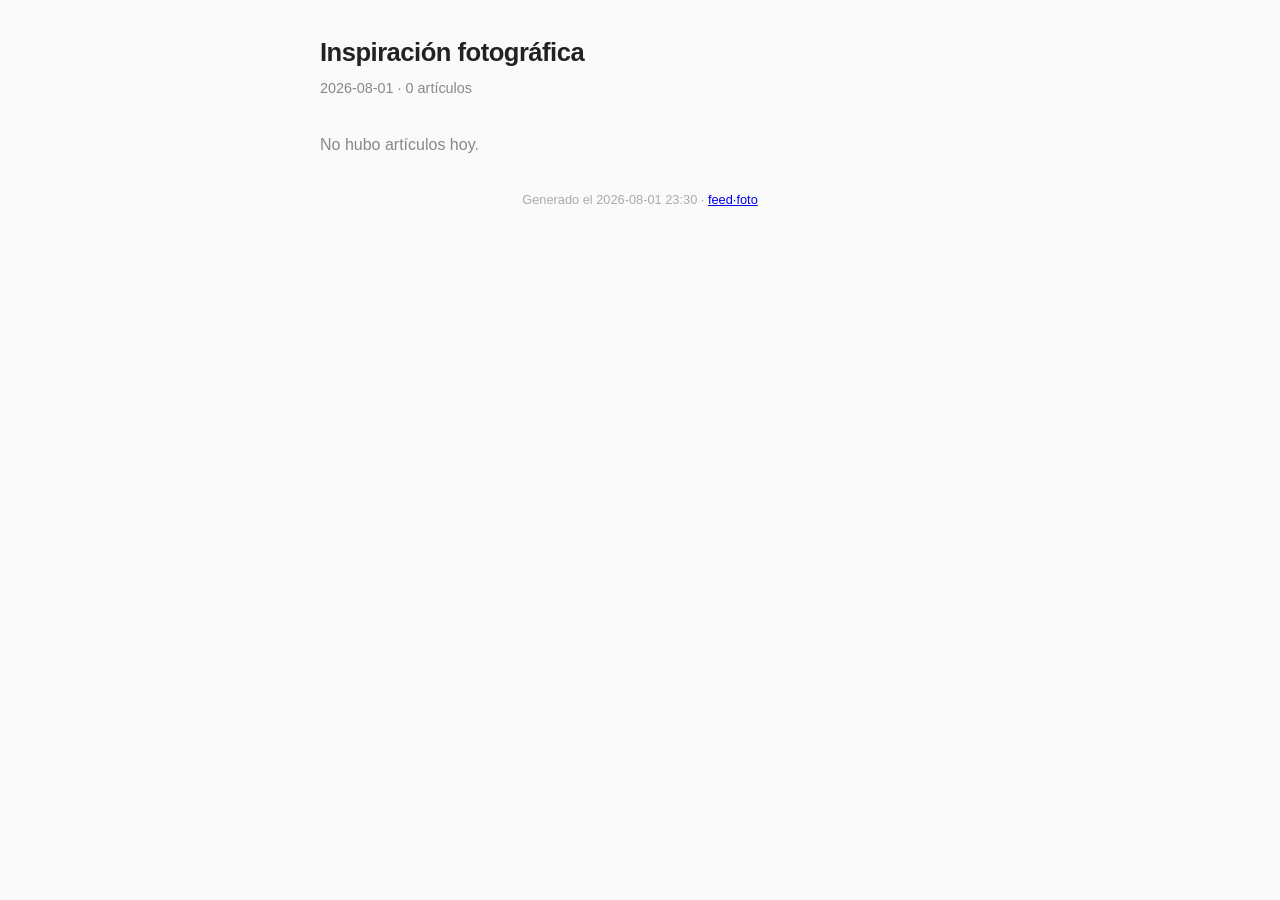
<file: resumenes/digest-2026-08-01.html>
<!DOCTYPE html>
<html lang="es">
<head>
<meta charset="UTF-8">
<meta name="viewport" content="width=device-width, initial-scale=1.0">
<title>Inspiración fotográfica · 2026-08-01</title>
<style>
*{margin:0;padding:0;box-sizing:border-box}
body{font-family:-apple-system,BlinkMacSystemFont,'Segoe UI',Roboto,sans-serif;background:#fafafa;color:#222;line-height:1.6;padding:2rem 1rem}
.container{max-width:640px;margin:0 auto}
h1{font-size:1.6rem;font-weight:700;margin-bottom:0.25rem;letter-spacing:-0.02em}
.sub{color:#888;font-size:0.9rem;margin-bottom:2rem}
.source{font-size:0.75rem;font-weight:600;text-transform:uppercase;letter-spacing:0.08em;color:#888;margin-bottom:0.5rem;margin-top:2.5rem}
.source.colossal{color:#d4a017}.source.lomography{color:#e25555}
.card{background:#fff;border-radius:12px;padding:1.5rem;margin-bottom:1rem;box-shadow:0 1px 3px rgba(0,0,0,0.06)}
.card h2{font-size:1.1rem;font-weight:600;margin-bottom:0.5rem}
.card h2 a{color:#222;text-decoration:none}
.card h2 a:hover{text-decoration:underline}
.card .meta{font-size:0.8rem;color:#888;margin-bottom:0.75rem}
.card .sum{color:#444;font-size:0.9rem}
.card .sum a{color:#0366d6}
.photographer{display:inline-block;font-size:0.8rem;color:#555;margin-top:0.75rem;padding-top:0.75rem;border-top:1px solid #eee}
.photographer strong{color:#222}
hr{border:none;border-top:1px solid #eee;margin:2rem 0}
.footer{text-align:center;color:#aaa;font-size:0.8rem;margin-top:2rem}
</style>
</head>
<body>
<div class="container">
<h1>Inspiración fotográfica</h1>
<p class="sub">2026-08-01 · 0 artículos</p>

<p style="color:#888">No hubo artículos hoy.</p>
</div>
<div class="footer">Generado el 2026-08-01 23:30 · <a href="../index.html">feed·foto</a></div>
</body></html>
</file>
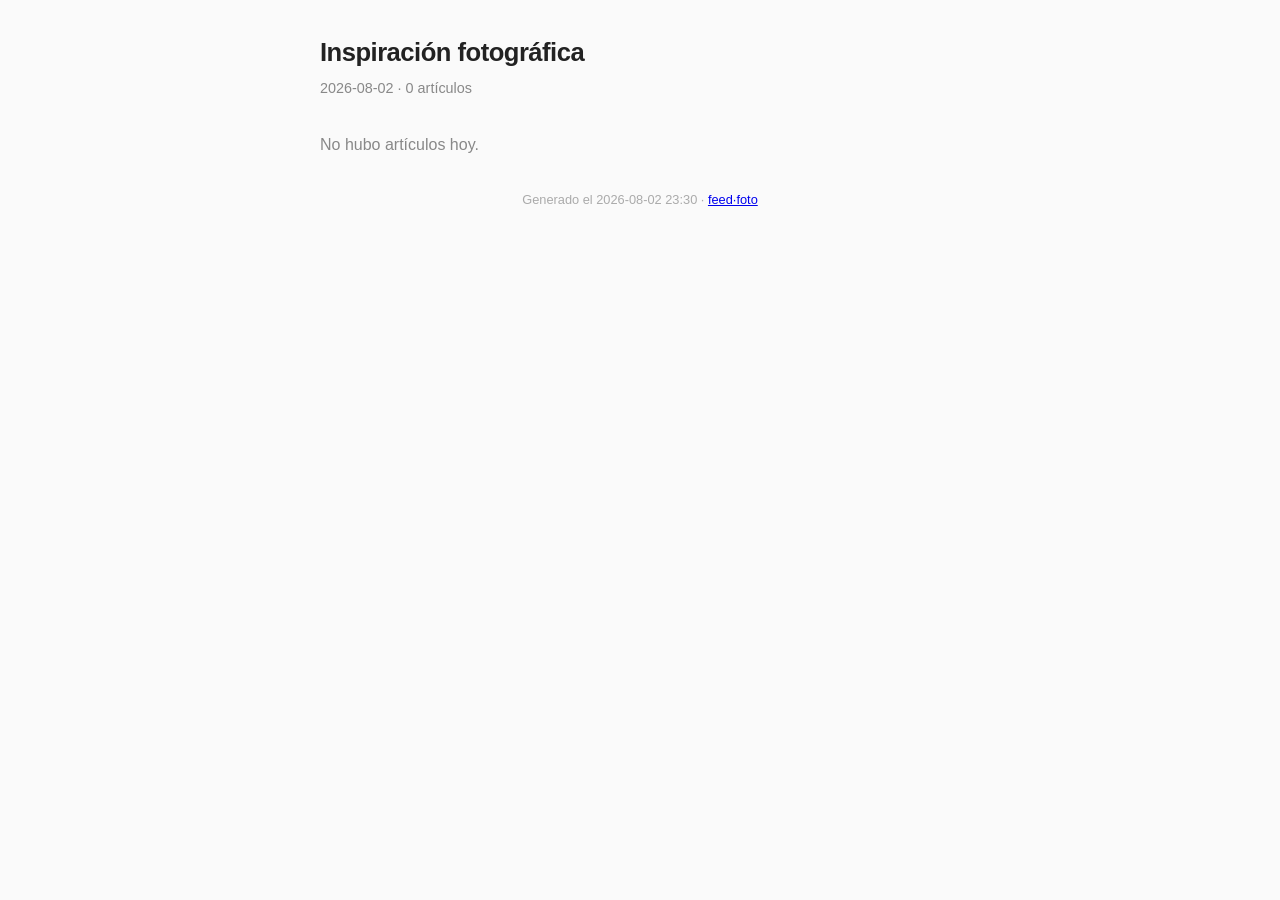
<file: resumenes/digest-2026-08-02.html>
<!DOCTYPE html>
<html lang="es">
<head>
<meta charset="UTF-8">
<meta name="viewport" content="width=device-width, initial-scale=1.0">
<title>Inspiración fotográfica · 2026-08-02</title>
<style>
*{margin:0;padding:0;box-sizing:border-box}
body{font-family:-apple-system,BlinkMacSystemFont,'Segoe UI',Roboto,sans-serif;background:#fafafa;color:#222;line-height:1.6;padding:2rem 1rem}
.container{max-width:640px;margin:0 auto}
h1{font-size:1.6rem;font-weight:700;margin-bottom:0.25rem;letter-spacing:-0.02em}
.sub{color:#888;font-size:0.9rem;margin-bottom:2rem}
.source{font-size:0.75rem;font-weight:600;text-transform:uppercase;letter-spacing:0.08em;color:#888;margin-bottom:0.5rem;margin-top:2.5rem}
.source.colossal{color:#d4a017}.source.lomography{color:#e25555}
.card{background:#fff;border-radius:12px;padding:1.5rem;margin-bottom:1rem;box-shadow:0 1px 3px rgba(0,0,0,0.06)}
.card h2{font-size:1.1rem;font-weight:600;margin-bottom:0.5rem}
.card h2 a{color:#222;text-decoration:none}
.card h2 a:hover{text-decoration:underline}
.card .meta{font-size:0.8rem;color:#888;margin-bottom:0.75rem}
.card .sum{color:#444;font-size:0.9rem}
.card .sum a{color:#0366d6}
.photographer{display:inline-block;font-size:0.8rem;color:#555;margin-top:0.75rem;padding-top:0.75rem;border-top:1px solid #eee}
.photographer strong{color:#222}
hr{border:none;border-top:1px solid #eee;margin:2rem 0}
.footer{text-align:center;color:#aaa;font-size:0.8rem;margin-top:2rem}
</style>
</head>
<body>
<div class="container">
<h1>Inspiración fotográfica</h1>
<p class="sub">2026-08-02 · 0 artículos</p>

<p style="color:#888">No hubo artículos hoy.</p>
</div>
<div class="footer">Generado el 2026-08-02 23:30 · <a href="../index.html">feed·foto</a></div>
</body></html>
</file>
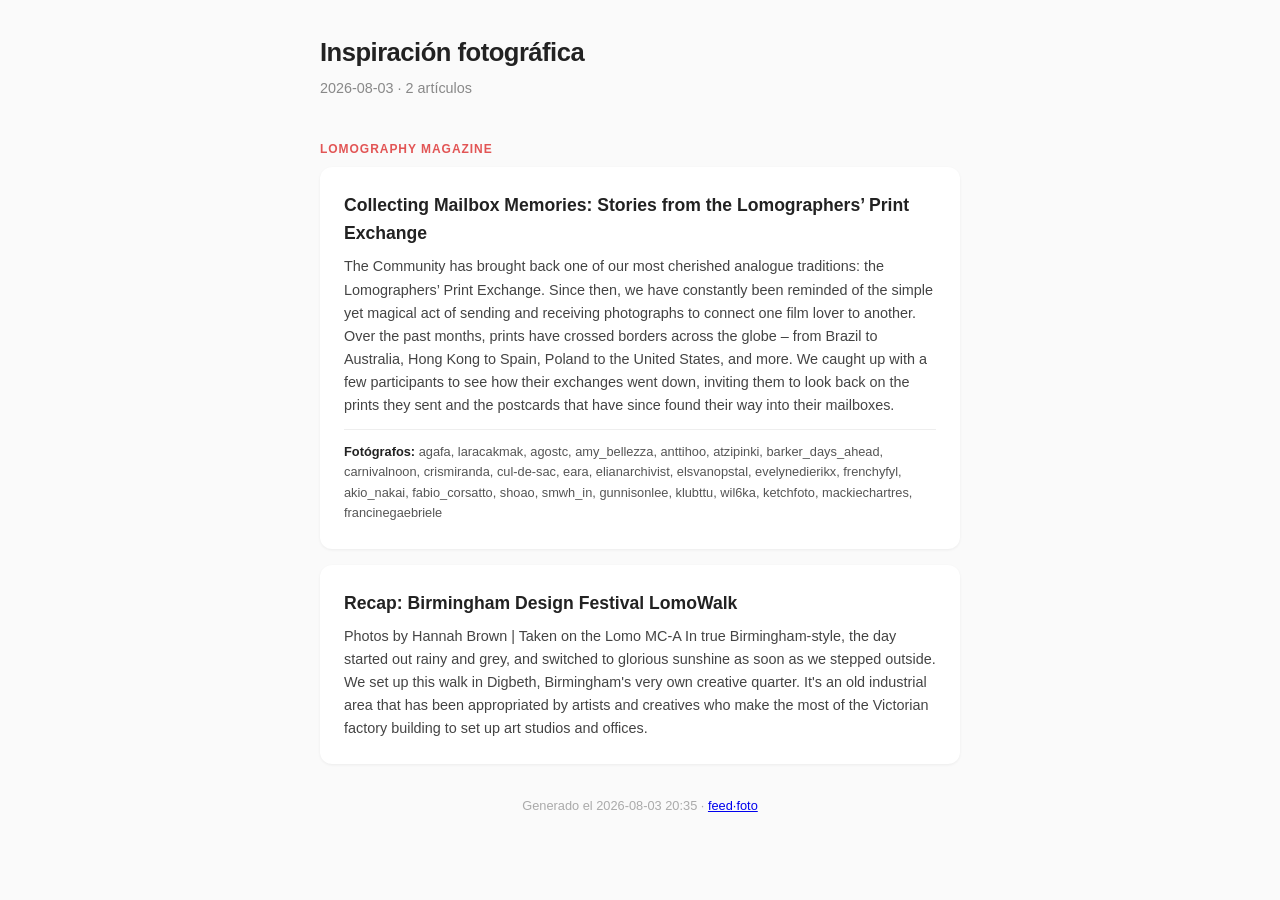
<file: resumenes/digest-2026-08-03.html>
<!DOCTYPE html>
<html lang="es">
<head>
<meta charset="UTF-8">
<meta name="viewport" content="width=device-width, initial-scale=1.0">
<title>Inspiración fotográfica · 2026-08-03</title>
<style>
*{margin:0;padding:0;box-sizing:border-box}
body{font-family:-apple-system,BlinkMacSystemFont,'Segoe UI',Roboto,sans-serif;background:#fafafa;color:#222;line-height:1.6;padding:2rem 1rem}
.container{max-width:640px;margin:0 auto}
h1{font-size:1.6rem;font-weight:700;margin-bottom:0.25rem;letter-spacing:-0.02em}
.sub{color:#888;font-size:0.9rem;margin-bottom:2rem}
.source{font-size:0.75rem;font-weight:600;text-transform:uppercase;letter-spacing:0.08em;color:#888;margin-bottom:0.5rem;margin-top:2.5rem}
.source.colossal{color:#d4a017}.source.lomography{color:#e25555}
.source.booooooom{color:#c2410c}.source.tpj{color:#2f6f6f}
.source.swan{color:#7c3aed}.source.huck{color:#0f766e}
.card{background:#fff;border-radius:12px;padding:1.5rem;margin-bottom:1rem;box-shadow:0 1px 3px rgba(0,0,0,0.06)}
.card h2{font-size:1.1rem;font-weight:600;margin-bottom:0.5rem}
.card h2 a{color:#222;text-decoration:none}
.card h2 a:hover{text-decoration:underline}
.card .meta{font-size:0.8rem;color:#888;margin-bottom:0.75rem}
.card .sum{color:#444;font-size:0.9rem}
.card .sum a{color:#0366d6}
.photographer{display:inline-block;font-size:0.8rem;color:#555;margin-top:0.75rem;padding-top:0.75rem;border-top:1px solid #eee}
.photographer strong{color:#222}
hr{border:none;border-top:1px solid #eee;margin:2rem 0}
.footer{text-align:center;color:#aaa;font-size:0.8rem;margin-top:2rem}
</style>
</head>
<body>
<div class="container">
<h1>Inspiración fotográfica</h1>
<p class="sub">2026-08-03 · 2 artículos</p>

<div class="source lomography">Lomography Magazine</div>
<div class="card">
<h2><a href="https://www.lomography.com/magazine/358762-mailbox-memories-stories-from-the-lomographers-print-exchange">Collecting Mailbox Memories: Stories from the Lomographers’ Print Exchange</a></h2>
<div class="sum">The Community has brought back one of our most cherished analogue traditions: the Lomographers’ Print Exchange. Since then, we have constantly been reminded of the simple yet magical act of sending and receiving photographs to connect one film lover to another. Over the past months, prints have crossed borders across the globe – from Brazil to Australia, Hong Kong to Spain, Poland to the United States, and more. We caught up with a few participants to see how their exchanges went down, inviting them to look back on the prints they sent and the postcards that have since found their way into their mailboxes.</div>
<div class="photographer"><strong>Fotógrafos:</strong> agafa, laracakmak, agostc, amy_bellezza, anttihoo, atzipinki, barker_days_ahead, carnivalnoon, crismiranda, cul-de-sac, eara, elianarchivist, elsvanopstal, evelynedierikx, frenchyfyl, akio_nakai, fabio_corsatto, shoao, smwh_in, gunnisonlee, klubttu, wil6ka, ketchfoto, mackiechartres, francinegaebriele</div>
</div>
<div class="card">
<h2><a href="https://www.lomography.com/magazine/358672-recap-birmingham-design-festival-lomowalk">Recap: Birmingham Design Festival LomoWalk</a></h2>
<div class="sum">Photos by Hannah Brown | Taken on the Lomo MC-A In true Birmingham-style, the day started out rainy and grey, and switched to glorious sunshine as soon as we stepped outside. We set up this walk in Digbeth, Birmingham's very own creative quarter. It's an old industrial area that has been appropriated by artists and creatives who make the most of the Victorian factory building to set up art studios and offices.</div>

</div>
</div>
<div class="footer">Generado el 2026-08-03 20:35 · <a href="../index.html">feed·foto</a></div>
</body></html>
</file>
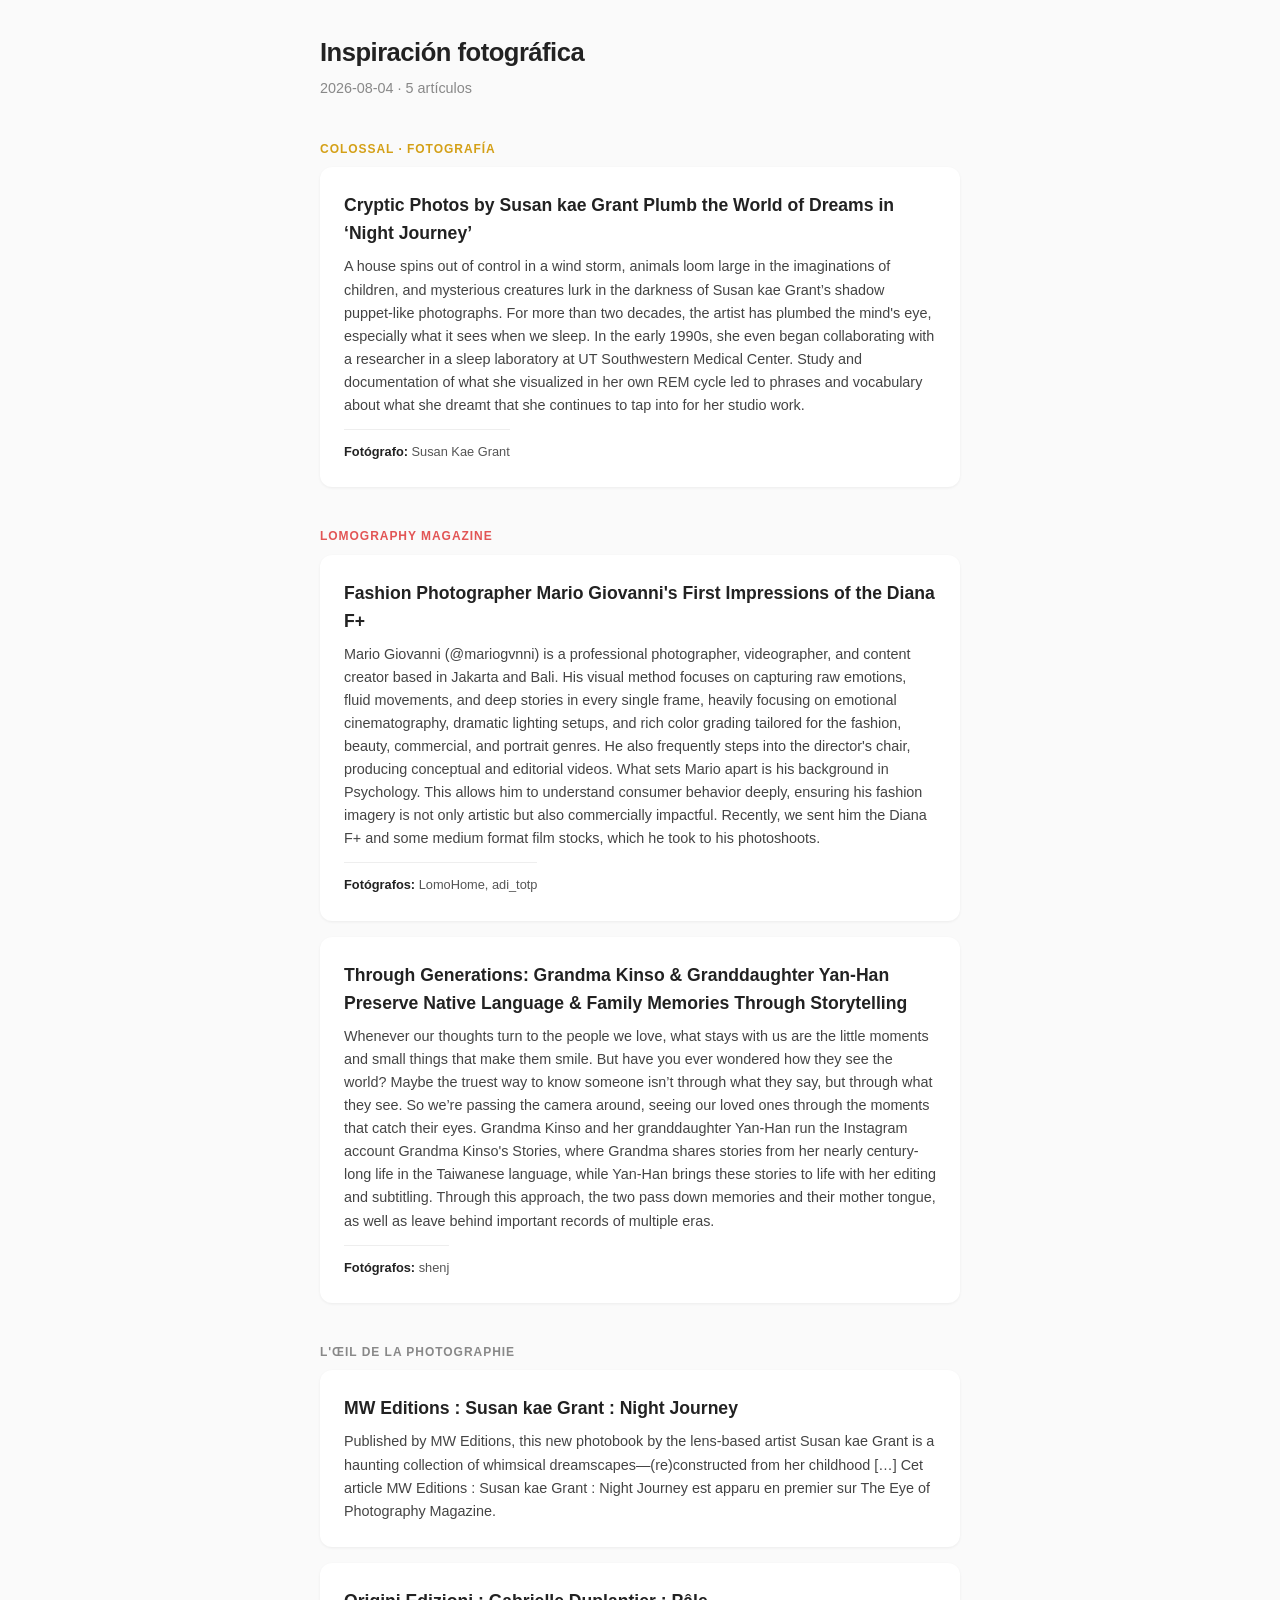
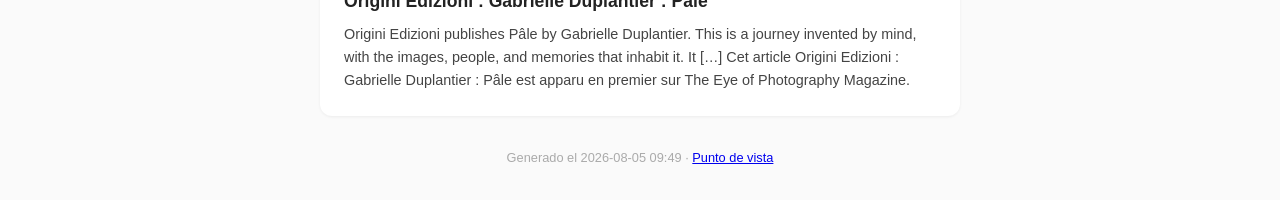
<file: resumenes/digest-2026-08-04.html>
<!DOCTYPE html>
<html lang="es">
<head>
<meta charset="UTF-8">
<meta name="viewport" content="width=device-width, initial-scale=1.0">
<title>Inspiración fotográfica · 2026-08-04</title>
<style>
*{margin:0;padding:0;box-sizing:border-box}
body{font-family:-apple-system,BlinkMacSystemFont,'Segoe UI',Roboto,sans-serif;background:#fafafa;color:#222;line-height:1.6;padding:2rem 1rem}
.container{max-width:640px;margin:0 auto}
h1{font-size:1.6rem;font-weight:700;margin-bottom:0.25rem;letter-spacing:-0.02em}
.sub{color:#888;font-size:0.9rem;margin-bottom:2rem}
.source{font-size:0.75rem;font-weight:600;text-transform:uppercase;letter-spacing:0.08em;color:#888;margin-bottom:0.5rem;margin-top:2.5rem}
.source.colossal{color:#d4a017}.source.lomography{color:#e25555}
.source.booooooom{color:#c2410c}.source.tpj{color:#2f6f6f}
.source.swan{color:#7c3aed}.source.huck{color:#0f766e}
.card{background:#fff;border-radius:12px;padding:1.5rem;margin-bottom:1rem;box-shadow:0 1px 3px rgba(0,0,0,0.06)}
.card h2{font-size:1.1rem;font-weight:600;margin-bottom:0.5rem}
.card h2 a{color:#222;text-decoration:none}
.card h2 a:hover{text-decoration:underline}
.card .meta{font-size:0.8rem;color:#888;margin-bottom:0.75rem}
.card .sum{color:#444;font-size:0.9rem}
.card .sum a{color:#0366d6}
.photographer{display:inline-block;font-size:0.8rem;color:#555;margin-top:0.75rem;padding-top:0.75rem;border-top:1px solid #eee}
.photographer strong{color:#222}
hr{border:none;border-top:1px solid #eee;margin:2rem 0}
.footer{text-align:center;color:#aaa;font-size:0.8rem;margin-top:2rem}
</style>
</head>
<body>
<div class="container">
<h1>Inspiración fotográfica</h1>
<p class="sub">2026-08-04 · 5 artículos</p>

<div class="source colossal">Colossal · Fotografía</div>
<div class="card">
<h2><a href="https://www.thisiscolossal.com/2026/08/susan-kae-grant-night-journey-photography-book/">Cryptic Photos by Susan kae Grant Plumb the World of Dreams in &#8216;Night Journey&#8217;</a></h2>
<div class="sum">A house spins out of control in a wind storm, animals loom large in the imaginations of children, and mysterious creatures lurk in the darkness of Susan kae Grant’s shadow puppet-like photographs. For more than two decades, the artist has plumbed the mind's eye, especially what it sees when we sleep. In the early 1990s, she even began collaborating with a researcher in a sleep laboratory at UT Southwestern Medical Center. Study and documentation of what she visualized in her own REM cycle led to phrases and vocabulary about what she dreamt that she continues to tap into for her studio work.</div>
<div class="photographer"><strong>Fotógrafo:</strong> Susan Kae Grant</div>
</div>
<div class="source lomography">Lomography Magazine</div>
<div class="card">
<h2><a href="https://www.lomography.com/magazine/359032-fashion-photographer-mario-giovanni-s-first-impressions-of-the-diana-f">Fashion Photographer Mario Giovanni's First Impressions of the Diana F+</a></h2>
<div class="sum">Mario Giovanni (@mariogvnni) is a professional photographer, videographer, and content creator based in Jakarta and Bali. His visual method focuses on capturing raw emotions, fluid movements, and deep stories in every single frame, heavily focusing on emotional cinematography, dramatic lighting setups, and rich color grading tailored for the fashion, beauty, commercial, and portrait genres. He also frequently steps into the director's chair, producing conceptual and editorial videos. What sets Mario apart is his background in Psychology. This allows him to understand consumer behavior deeply, ensuring his fashion imagery is not only artistic but also commercially impactful. Recently, we sent him the Diana F+ and some medium format film stocks, which he took to his photoshoots.</div>
<div class="photographer"><strong>Fotógrafos:</strong> LomoHome, adi_totp</div>
</div>
<div class="card">
<h2><a href="https://www.lomography.com/magazine/358853-through-generations-grandma-kinso-granddaughter-yan-han-preserve-native-language-family-memories-through-storytelling">Through Generations: Grandma Kinso & Granddaughter Yan-Han Preserve Native Language & Family Memories Through Storytelling</a></h2>
<div class="sum">Whenever our thoughts turn to the people we love, what stays with us are the little moments and small things that make them smile. But have you ever wondered how they see the world? Maybe the truest way to know someone isn’t through what they say, but through what they see. So we’re passing the camera around, seeing our loved ones through the moments that catch their eyes. Grandma Kinso and her granddaughter Yan-Han run the Instagram account Grandma Kinso's Stories, where Grandma shares stories from her nearly century-long life in the Taiwanese language, while Yan-Han brings these stories to life with her editing and subtitling. Through this approach, the two pass down memories and their mother tongue, as well as leave behind important records of multiple eras.</div>
<div class="photographer"><strong>Fotógrafos:</strong> shenj</div>
</div>
<div class="source odlp">L'Œil de la Photographie</div>
<div class="card">
<h2><a href="https://loeildelaphotographie.com/en/mw-editions-susan-kae-grant-night-journey/">MW Editions : Susan kae Grant : Night Journey</a></h2>
<div class="sum">Published by MW Editions, this new photobook by the lens-based artist Susan kae Grant is a haunting collection of whimsical dreamscapes—(re)constructed from her childhood […] Cet article MW Editions : Susan kae Grant : Night Journey est apparu en premier sur The Eye of Photography Magazine.</div>

</div>
<div class="card">
<h2><a href="https://loeildelaphotographie.com/en/origini-edizioni-gabrielle-duplantier-pale/">Origini Edizioni : Gabrielle Duplantier : Pâle</a></h2>
<div class="sum">Origini Edizioni publishes Pâle by Gabrielle Duplantier. This is a journey invented by mind, with the images, people, and memories that inhabit it. It […] Cet article Origini Edizioni : Gabrielle Duplantier : Pâle est apparu en premier sur The Eye of Photography Magazine.</div>

</div>
</div>
<div class="footer">Generado el 2026-08-05 09:49 · <a href="../index.html">Punto de vista</a></div>
</body></html>
</file>
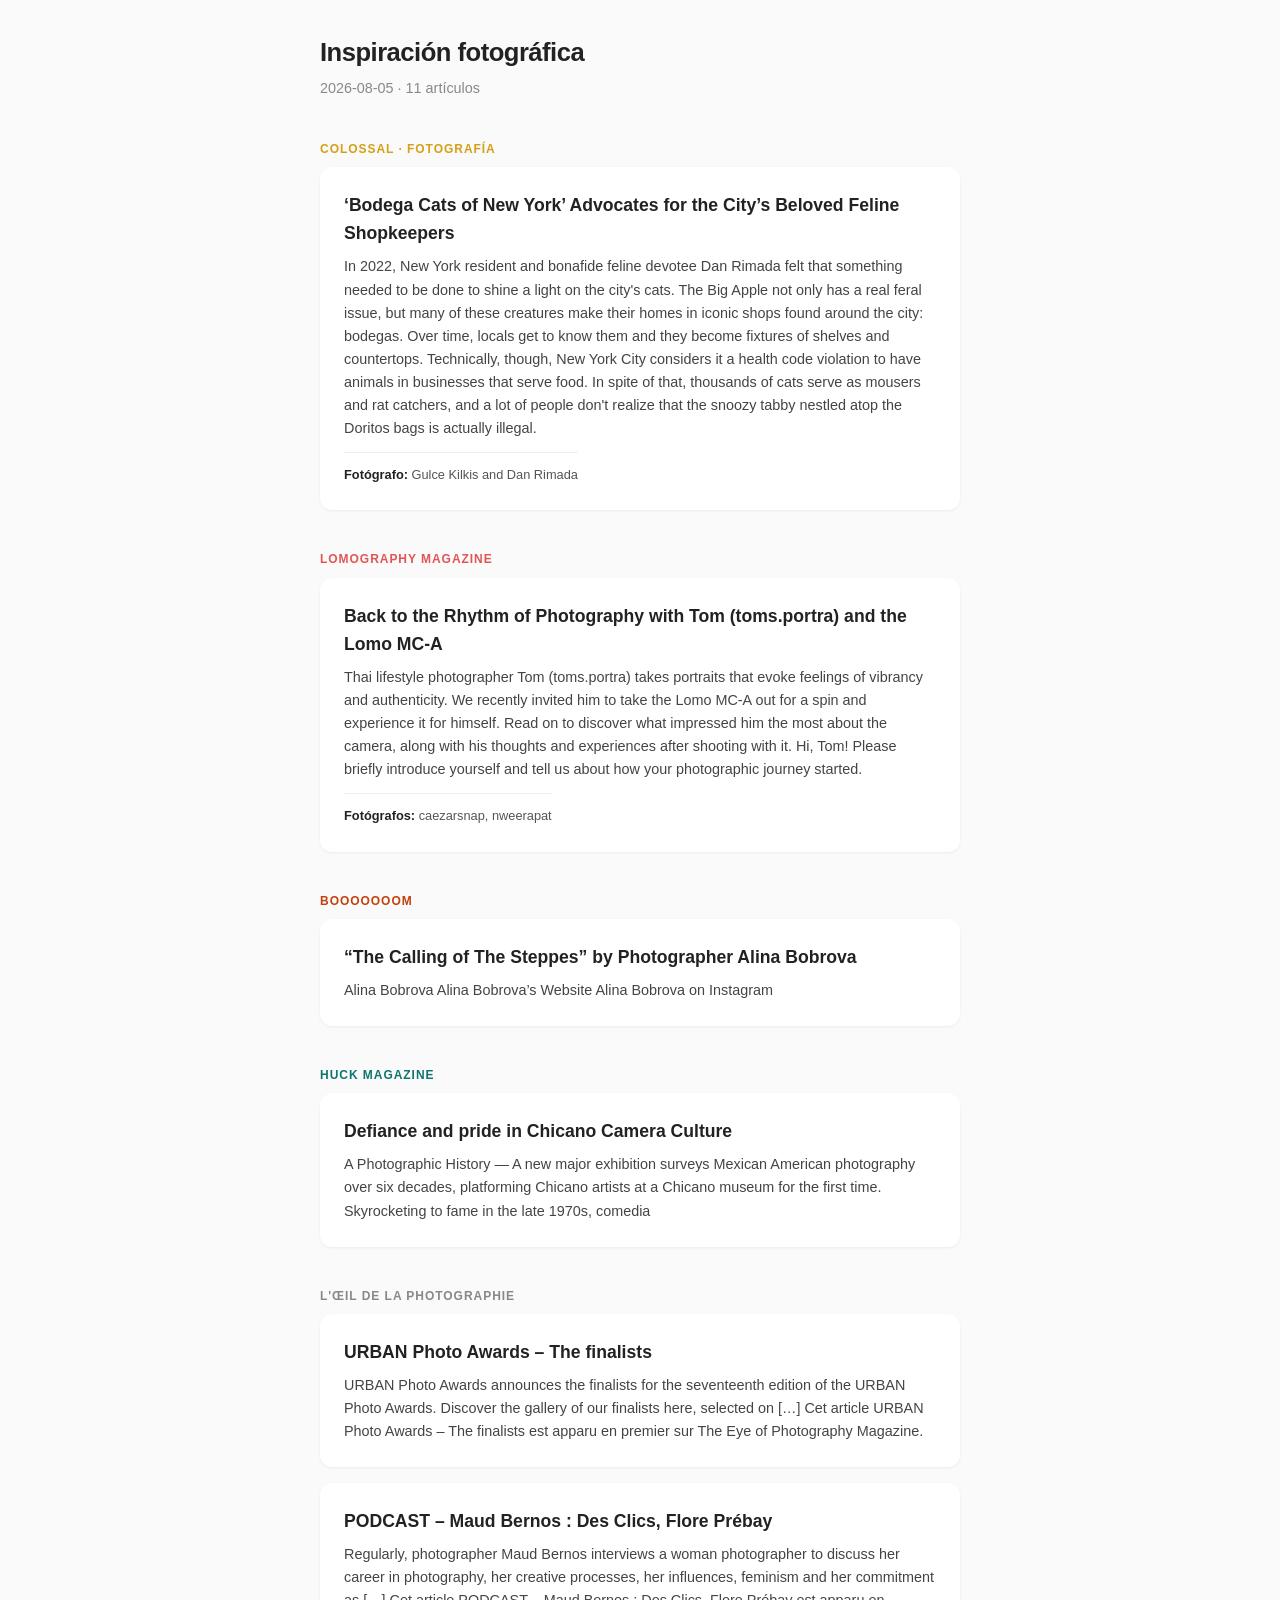
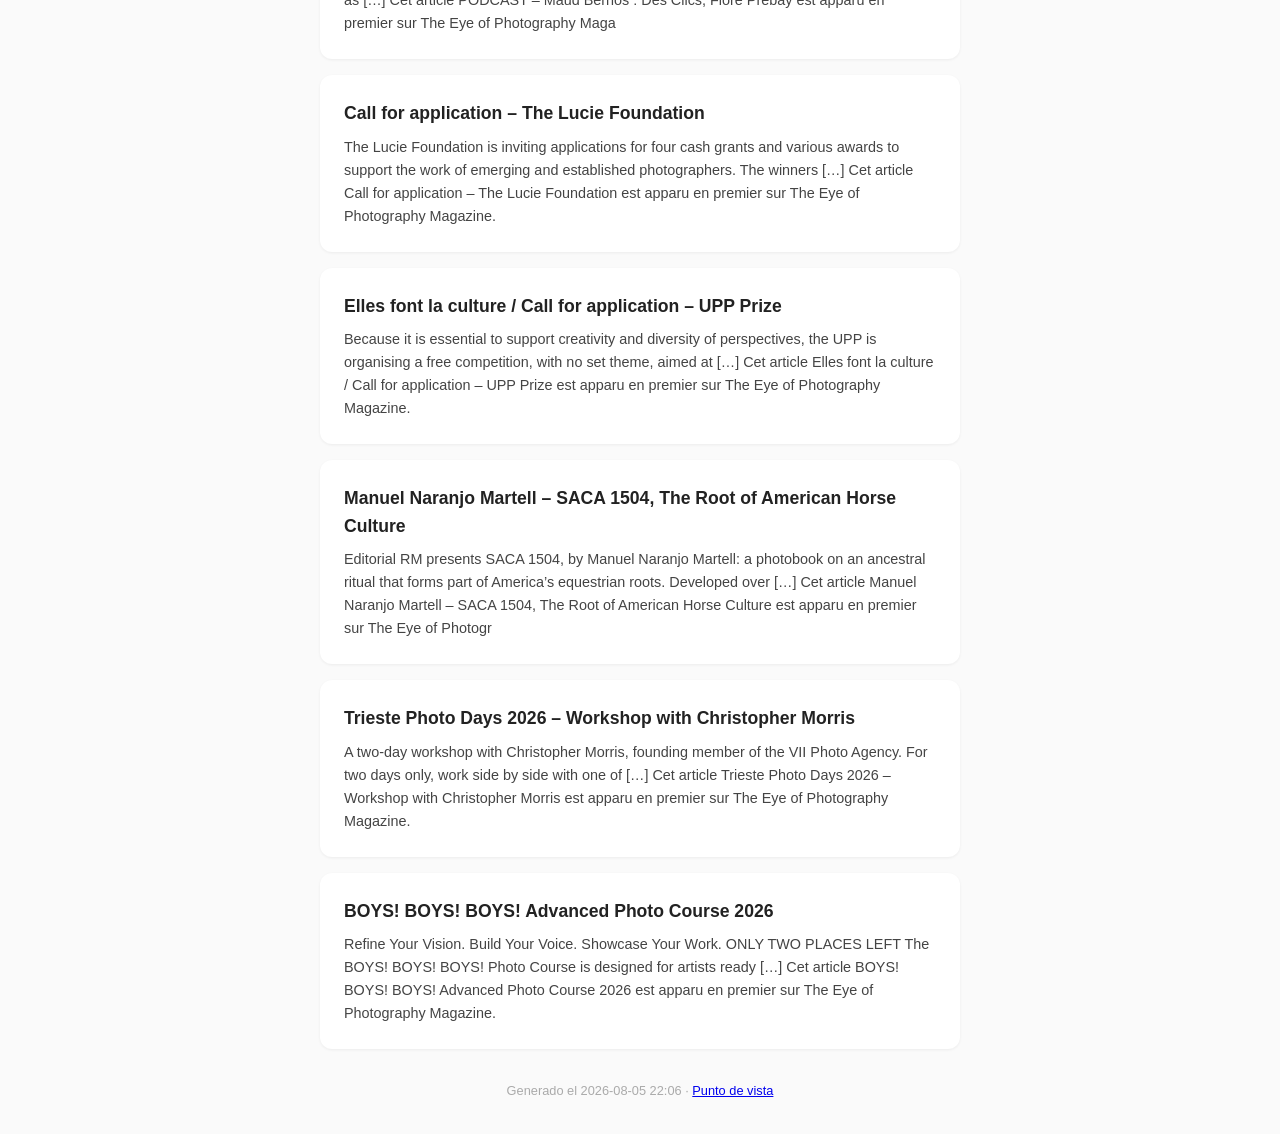
<file: resumenes/digest-2026-08-05.html>
<!DOCTYPE html>
<html lang="es">
<head>
<meta charset="UTF-8">
<meta name="viewport" content="width=device-width, initial-scale=1.0">
<title>Inspiración fotográfica · 2026-08-05</title>
<style>
*{margin:0;padding:0;box-sizing:border-box}
body{font-family:-apple-system,BlinkMacSystemFont,'Segoe UI',Roboto,sans-serif;background:#fafafa;color:#222;line-height:1.6;padding:2rem 1rem}
.container{max-width:640px;margin:0 auto}
h1{font-size:1.6rem;font-weight:700;margin-bottom:0.25rem;letter-spacing:-0.02em}
.sub{color:#888;font-size:0.9rem;margin-bottom:2rem}
.source{font-size:0.75rem;font-weight:600;text-transform:uppercase;letter-spacing:0.08em;color:#888;margin-bottom:0.5rem;margin-top:2.5rem}
.source.colossal{color:#d4a017}.source.lomography{color:#e25555}
.source.booooooom{color:#c2410c}.source.tpj{color:#2f6f6f}
.source.swan{color:#7c3aed}.source.huck{color:#0f766e}
.card{background:#fff;border-radius:12px;padding:1.5rem;margin-bottom:1rem;box-shadow:0 1px 3px rgba(0,0,0,0.06)}
.card h2{font-size:1.1rem;font-weight:600;margin-bottom:0.5rem}
.card h2 a{color:#222;text-decoration:none}
.card h2 a:hover{text-decoration:underline}
.card .meta{font-size:0.8rem;color:#888;margin-bottom:0.75rem}
.card .sum{color:#444;font-size:0.9rem}
.card .sum a{color:#0366d6}
.photographer{display:inline-block;font-size:0.8rem;color:#555;margin-top:0.75rem;padding-top:0.75rem;border-top:1px solid #eee}
.photographer strong{color:#222}
hr{border:none;border-top:1px solid #eee;margin:2rem 0}
.footer{text-align:center;color:#aaa;font-size:0.8rem;margin-top:2rem}
</style>
</head>
<body>
<div class="container">
<h1>Inspiración fotográfica</h1>
<p class="sub">2026-08-05 · 11 artículos</p>

<div class="source colossal">Colossal · Fotografía</div>
<div class="card">
<h2><a href="https://www.thisiscolossal.com/2026/08/bodega-cats-of-new-york-dan-rimada-gulce-kilkis-book/">&#8216;Bodega Cats of New York&#8217; Advocates for the City&#8217;s Beloved Feline Shopkeepers</a></h2>
<div class="sum">In 2022, New York resident and bonafide feline devotee Dan Rimada felt that something needed to be done to shine a light on the city's cats. The Big Apple not only has a real feral issue, but many of these creatures make their homes in iconic shops found around the city: bodegas. Over time, locals get to know them and they become fixtures of shelves and countertops. Technically, though, New York City considers it a health code violation to have animals in businesses that serve food. In spite of that, thousands of cats serve as mousers and rat catchers, and a lot of people don't realize that the snoozy tabby nestled atop the Doritos bags is actually illegal.</div>
<div class="photographer"><strong>Fotógrafo:</strong> Gulce Kilkis and Dan Rimada</div>
</div>
<div class="source lomography">Lomography Magazine</div>
<div class="card">
<h2><a href="https://www.lomography.com/magazine/358901-back-to-the-rhythm-of-photography-with-toms-portra-and-the-lomo-mc-a-35-mm-film-camera">Back to the Rhythm of Photography with Tom (toms.portra) and the Lomo MC-A</a></h2>
<div class="sum">Thai lifestyle photographer Tom (toms.portra) takes portraits that evoke feelings of vibrancy and authenticity. We recently invited him to take the Lomo MC-A out for a spin and experience it for himself. Read on to discover what impressed him the most about the camera, along with his thoughts and experiences after shooting with it. Hi, Tom! Please briefly introduce yourself and tell us about how your photographic journey started.</div>
<div class="photographer"><strong>Fotógrafos:</strong> caezarsnap, nweerapat</div>
</div>
<div class="source booooooom">Booooooom</div>
<div class="card">
<h2><a href="https://www.booooooom.com/2026/08/05/the-calling-of-the-steppes-by-photographer-alina-bobrova/">“The Calling of The Steppes” by Photographer Alina Bobrova</a></h2>
<div class="sum">Alina Bobrova Alina Bobrova’s Website Alina Bobrova on Instagram</div>

</div>
<div class="source huck">Huck Magazine</div>
<div class="card">
<h2><a href="https://www.huckmag.com/article/defiance-pride-chicano-camera-culture">Defiance and pride in Chicano Camera Culture</a></h2>
<div class="sum">A Photographic History — A new major exhibition surveys Mexican American photography over six decades, platforming Chicano artists at a Chicano museum for the first time. Skyrocketing to fame in the late 1970s, comedia</div>

</div>
<div class="source odlp">L'Œil de la Photographie</div>
<div class="card">
<h2><a href="https://loeildelaphotographie.com/en/urban-photo-awards-the-finalists/">URBAN Photo Awards – The finalists</a></h2>
<div class="sum">URBAN Photo Awards announces the finalists for the seventeenth edition of the URBAN Photo Awards. Discover the gallery of our finalists here, selected on […] Cet article URBAN Photo Awards – The finalists est apparu en premier sur The Eye of Photography Magazine.</div>

</div>
<div class="card">
<h2><a href="https://loeildelaphotographie.com/en/podcast-maud-bernos-des-clics-flore-prebay/">PODCAST – Maud Bernos : Des Clics, Flore Prébay</a></h2>
<div class="sum">Regularly, photographer Maud Bernos interviews a woman photographer to discuss her career in photography, her creative processes, her influences, feminism and her commitment as […] Cet article PODCAST – Maud Bernos : Des Clics, Flore Prébay est apparu en premier sur The Eye of Photography Maga</div>

</div>
<div class="card">
<h2><a href="https://loeildelaphotographie.com/en/call-for-application-the-lucie-foundation/">Call for application – The Lucie Foundation</a></h2>
<div class="sum">The Lucie Foundation is inviting applications for four cash grants and various awards to support the work of emerging and established photographers. The winners […] Cet article Call for application – The Lucie Foundation est apparu en premier sur The Eye of Photography Magazine.</div>

</div>
<div class="card">
<h2><a href="https://loeildelaphotographie.com/en/elles-font-la-culture-call-for-application-upp-prize/">Elles font la culture / Call for application – UPP Prize</a></h2>
<div class="sum">Because it is essential to support creativity and diversity of perspectives, the UPP is organising a free competition, with no set theme, aimed at […] Cet article Elles font la culture / Call for application – UPP Prize est apparu en premier sur The Eye of Photography Magazine.</div>

</div>
<div class="card">
<h2><a href="https://loeildelaphotographie.com/en/manuel-naranjo-martell-saca-1504-the-root-of-american-horse-culture/">Manuel Naranjo Martell – SACA 1504, The Root of American Horse Culture</a></h2>
<div class="sum">Editorial RM presents SACA 1504, by Manuel Naranjo Martell: a photobook on an ancestral ritual that forms part of America’s equestrian roots. Developed over […] Cet article Manuel Naranjo Martell – SACA 1504, The Root of American Horse Culture est apparu en premier sur The Eye of Photogr</div>

</div>
<div class="card">
<h2><a href="https://loeildelaphotographie.com/en/trieste-photo-days-2026-workshop-with-christopher-morris/">Trieste Photo Days 2026 – Workshop with Christopher Morris</a></h2>
<div class="sum">A two-day workshop with Christopher Morris, founding member of the VII Photo Agency. For two days only, work side by side with one of […] Cet article Trieste Photo Days 2026 – Workshop with Christopher Morris est apparu en premier sur The Eye of Photography Magazine.</div>

</div>
<div class="card">
<h2><a href="https://loeildelaphotographie.com/en/boys-boys-boys-advanced-photo-course-2026/">BOYS! BOYS! BOYS! Advanced Photo Course 2026</a></h2>
<div class="sum">Refine Your Vision. Build Your Voice. Showcase Your Work. ONLY TWO PLACES LEFT The BOYS! BOYS! BOYS! Photo Course is designed for artists ready […] Cet article BOYS! BOYS! BOYS! Advanced Photo Course 2026 est apparu en premier sur The Eye of Photography Magazine.</div>

</div>
</div>
<div class="footer">Generado el 2026-08-05 22:06 · <a href="../index.html">Punto de vista</a></div>
</body></html>
</file>
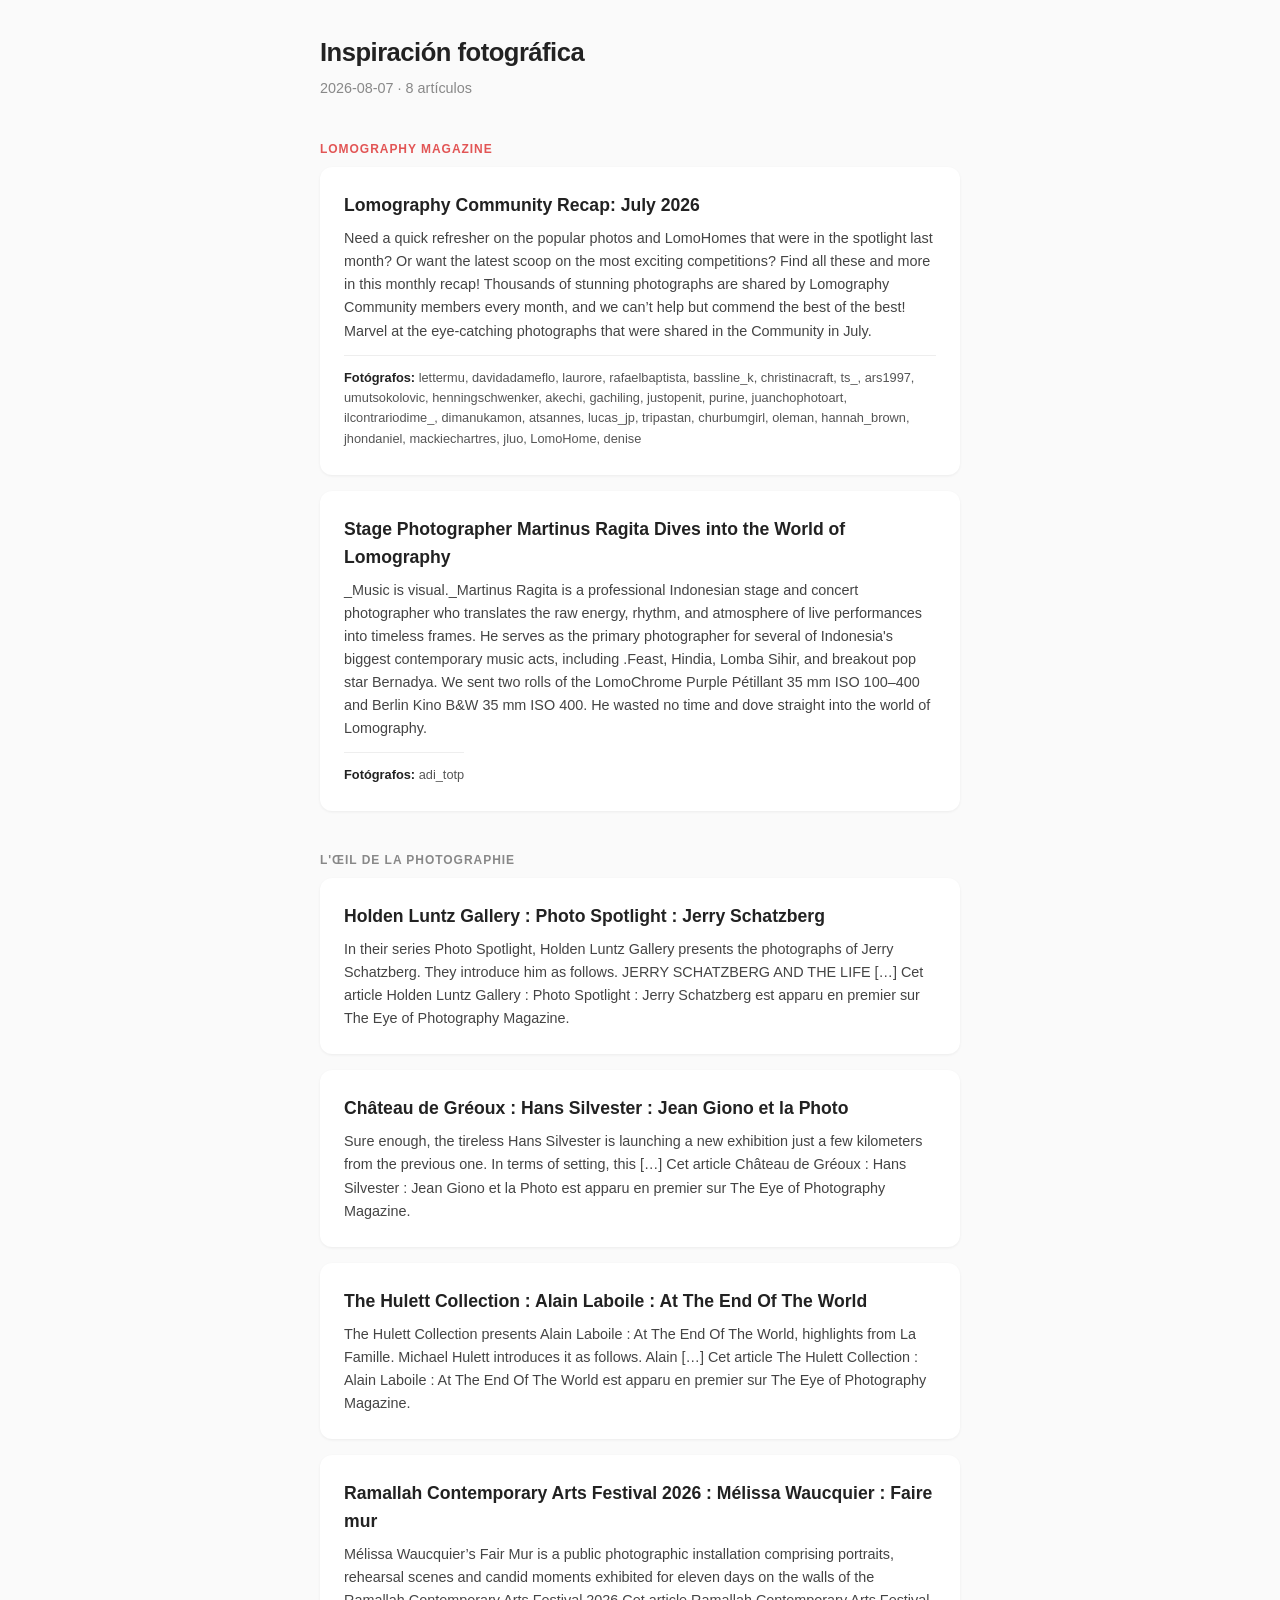
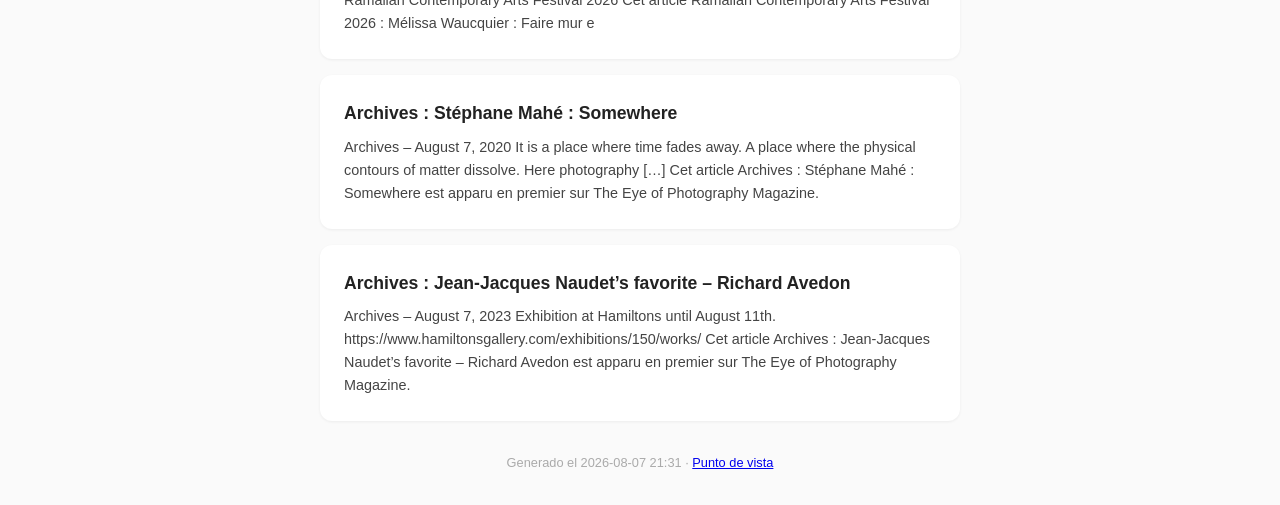
<file: resumenes/digest-2026-08-07.html>
<!DOCTYPE html>
<html lang="es">
<head>
<meta charset="UTF-8">
<meta name="viewport" content="width=device-width, initial-scale=1.0">
<title>Inspiración fotográfica · 2026-08-07</title>
<style>
*{margin:0;padding:0;box-sizing:border-box}
body{font-family:-apple-system,BlinkMacSystemFont,'Segoe UI',Roboto,sans-serif;background:#fafafa;color:#222;line-height:1.6;padding:2rem 1rem}
.container{max-width:640px;margin:0 auto}
h1{font-size:1.6rem;font-weight:700;margin-bottom:0.25rem;letter-spacing:-0.02em}
.sub{color:#888;font-size:0.9rem;margin-bottom:2rem}
.source{font-size:0.75rem;font-weight:600;text-transform:uppercase;letter-spacing:0.08em;color:#888;margin-bottom:0.5rem;margin-top:2.5rem}
.source.colossal{color:#d4a017}.source.lomography{color:#e25555}
.source.booooooom{color:#c2410c}.source.tpj{color:#2f6f6f}
.source.swan{color:#7c3aed}.source.huck{color:#0f766e}
.card{background:#fff;border-radius:12px;padding:1.5rem;margin-bottom:1rem;box-shadow:0 1px 3px rgba(0,0,0,0.06)}
.card h2{font-size:1.1rem;font-weight:600;margin-bottom:0.5rem}
.card h2 a{color:#222;text-decoration:none}
.card h2 a:hover{text-decoration:underline}
.card .meta{font-size:0.8rem;color:#888;margin-bottom:0.75rem}
.card .sum{color:#444;font-size:0.9rem}
.card .sum a{color:#0366d6}
.photographer{display:inline-block;font-size:0.8rem;color:#555;margin-top:0.75rem;padding-top:0.75rem;border-top:1px solid #eee}
.photographer strong{color:#222}
hr{border:none;border-top:1px solid #eee;margin:2rem 0}
.footer{text-align:center;color:#aaa;font-size:0.8rem;margin-top:2rem}
</style>
</head>
<body>
<div class="container">
<h1>Inspiración fotográfica</h1>
<p class="sub">2026-08-07 · 8 artículos</p>

<div class="source lomography">Lomography Magazine</div>
<div class="card">
<h2><a href="https://www.lomography.com/magazine/359089-lomography-community-recap-july-2026">Lomography Community Recap: July 2026</a></h2>
<div class="sum">Need a quick refresher on the popular photos and LomoHomes that were in the spotlight last month? Or want the latest scoop on the most exciting competitions? Find all these and more in this monthly recap! Thousands of stunning photographs are shared by Lomography Community members every month, and we can’t help but commend the best of the best! Marvel at the eye-catching photographs that were shared in the Community in July.</div>
<div class="photographer"><strong>Fotógrafos:</strong> lettermu, davidadameflo, laurore, rafaelbaptista, bassline_k, christinacraft, ts_, ars1997, umutsokolovic, henningschwenker, akechi, gachiling, justopenit, purine, juanchophotoart, ilcontrariodime_, dimanukamon, atsannes, lucas_jp, tripastan, churbumgirl, oleman, hannah_brown, jhondaniel, mackiechartres, jluo, LomoHome, denise</div>
</div>
<div class="card">
<h2><a href="https://www.lomography.com/magazine/358457-stage-photographer-martinus-ragita-dives-into-the-world-of-lomography">Stage Photographer Martinus Ragita Dives into the World of Lomography</a></h2>
<div class="sum">_Music is visual._Martinus Ragita is a professional Indonesian stage and concert photographer who translates the raw energy, rhythm, and atmosphere of live performances into timeless frames. He serves as the primary photographer for several of Indonesia's biggest contemporary music acts, including .Feast, Hindia, Lomba Sihir, and breakout pop star Bernadya. We sent two rolls of the LomoChrome Purple Pétillant 35 mm ISO 100–400 and Berlin Kino B&W 35 mm ISO 400. He wasted no time and dove straight into the world of Lomography.</div>
<div class="photographer"><strong>Fotógrafos:</strong> adi_totp</div>
</div>
<div class="source odlp">L'Œil de la Photographie</div>
<div class="card">
<h2><a href="https://loeildelaphotographie.com/en/holden-luntz-gallery-photo-spotlight-jerry-schatzberg/">Holden Luntz Gallery : Photo Spotlight : Jerry Schatzberg</a></h2>
<div class="sum">In their series Photo Spotlight, Holden Luntz Gallery presents the photographs of Jerry Schatzberg. They introduce him as follows. JERRY SCHATZBERG AND THE LIFE […] Cet article Holden Luntz Gallery : Photo Spotlight : Jerry Schatzberg est apparu en premier sur The Eye of Photography Magazine.</div>

</div>
<div class="card">
<h2><a href="https://loeildelaphotographie.com/en/chateau-de-greoux-hans-silvester-jean-giono-et-la-photo/">Château de Gréoux : Hans Silvester : Jean Giono et la Photo</a></h2>
<div class="sum">Sure enough, the tireless Hans Silvester is launching a new exhibition just a few kilometers from the previous one. In terms of setting, this […] Cet article Château de Gréoux : Hans Silvester : Jean Giono et la Photo est apparu en premier sur The Eye of Photography Magazine.</div>

</div>
<div class="card">
<h2><a href="https://loeildelaphotographie.com/en/the-hulett-collection-alain-laboile-at-the-end-of-the-world/">The Hulett Collection : Alain Laboile : At The End Of The World</a></h2>
<div class="sum">The Hulett Collection presents Alain Laboile : At The End Of The World, highlights from La Famille. Michael Hulett introduces it as follows. Alain […] Cet article The Hulett Collection : Alain Laboile : At The End Of The World est apparu en premier sur The Eye of Photography Magazine.</div>

</div>
<div class="card">
<h2><a href="https://loeildelaphotographie.com/en/ramallah-contemporary-arts-festival-2026-melissa-waucquier-faire-mur/">Ramallah Contemporary Arts Festival 2026 : Mélissa Waucquier : Faire mur</a></h2>
<div class="sum">Mélissa Waucquier’s Fair Mur is a public photographic installation comprising portraits, rehearsal scenes and candid moments exhibited for eleven days on the walls of the Ramallah Contemporary Arts Festival 2026 Cet article Ramallah Contemporary Arts Festival 2026 : Mélissa Waucquier : Faire mur e</div>

</div>
<div class="card">
<h2><a href="https://loeildelaphotographie.com/en/archives-stephane-mahe-somewhere-2/">Archives : Stéphane Mahé : Somewhere</a></h2>
<div class="sum">Archives – August 7, 2020 It is a place where time fades away. A place where the physical contours of matter dissolve. Here photography […] Cet article Archives : Stéphane Mahé : Somewhere est apparu en premier sur The Eye of Photography Magazine.</div>

</div>
<div class="card">
<h2><a href="https://loeildelaphotographie.com/en/archives-jean-jacques-naudets-favorite-richard-avedon/">Archives : Jean-Jacques Naudet’s favorite – Richard Avedon</a></h2>
<div class="sum">Archives – August 7, 2023 Exhibition at Hamiltons until August 11th. https://www.hamiltonsgallery.com/exhibitions/150/works/ Cet article Archives : Jean-Jacques Naudet’s favorite – Richard Avedon est apparu en premier sur The Eye of Photography Magazine.</div>

</div>
</div>
<div class="footer">Generado el 2026-08-07 21:31 · <a href="../index.html">Punto de vista</a></div>
</body></html>
</file>
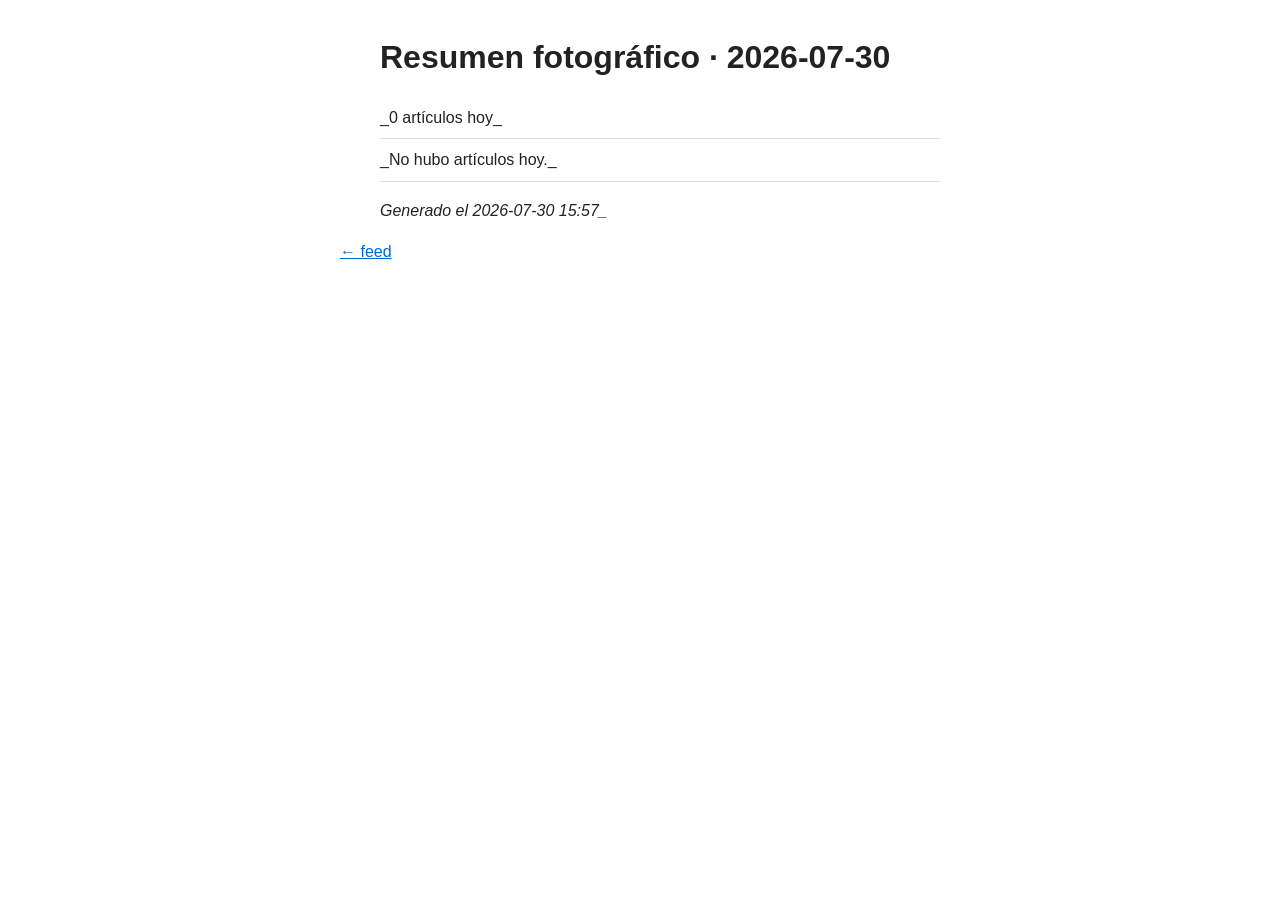
<file: resumenes/resumen-2026-07-30.html>
<!DOCTYPE html>
<html lang="es"><head><meta charset="UTF-8"><title>Resumen 2026-07-30</title>
<style>body{font-family:sans-serif;max-width:600px;margin:2rem auto;padding:0 1rem;line-height:1.6;color:#222}
a{color:#0366d6}hr{border:none;border-top:1px solid #ddd}blockquote{color:#555;border-left:3px solid #ddd;padding-left:1rem;margin:0}</style>
<body>
<ul>
<h1>Resumen fotográfico · 2026-07-30</h1>

_0 artículos hoy_

<hr>

_No hubo artículos hoy._

<hr>
<p><em>Generado el 2026-07-30 15:57_</em></p>
</ul>
<p><a href="../index.html">← feed</a></p>
</body></html>
</file>
<file: style.css>
* { margin: 0; padding: 0; box-sizing: border-box; }

/* ── Skip link (accesibilidad / teclado) ───────────────────────────────────── */
.skip-link {
  position: absolute;
  top: -100%;
  left: 1rem;
  z-index: 9999;
  background: var(--accent);
  color: #fff;
  padding: 0.6rem 1.2rem;
  font-size: 0.85rem;
  font-weight: 600;
  letter-spacing: 0.06em;
  text-decoration: none;
  border-radius: 0 0 6px 6px;
  transition: top 0.15s ease;
}
.skip-link:focus { top: 0; }

:root {
  --bg: #0a0a0a;
  --surface: #161616;
  --text: #f0ece4;
  --accent: #ff0100;
  --accent-2: #ff0100;
  --gap: 3px;
  /* Zonas táctiles mínimas (WCAG 2.5.5) */
  --touch-min: 44px;
}

html { background: var(--bg); }
html {
  scrollbar-gutter: stable;
  scrollbar-width: thin;
  scrollbar-color: rgba(255,255,255,0.1) transparent;
}
::-webkit-scrollbar { width: 6px; height: 6px; }
::-webkit-scrollbar-track { background: transparent; }
::-webkit-scrollbar-thumb { background: rgba(255,255,255,0.1); border-radius: 3px; }
::-webkit-scrollbar-thumb:hover { background: rgba(255,255,255,0.2); }
body {
  font-family: 'Helvetica Neue', Helvetica, Arial, sans-serif;
  background: var(--bg);
  color: var(--text);
  -webkit-font-smoothing: antialiased;
}

header {
  position: sticky;
  top: 0; z-index: 50;
  background: rgba(10,10,10,0.85);
  backdrop-filter: blur(16px);
  -webkit-backdrop-filter: blur(16px);
  border-bottom: 1px solid rgba(255,255,255,0.04);
}

.header-inner {
  max-width: 1600px;
  margin: 0 auto;
  padding: 1rem 2rem;
  display: flex;
  justify-content: space-between;
  align-items: center;
}

.logo {
  display: flex;
  align-items: center;
  letter-spacing: 0.12em;
  text-transform: uppercase;
}

.logo-text {
  font-family: 'Playfair Display', Georgia, 'Times New Roman', serif;
  font-size: 1.6rem;
  font-weight: 700;
  letter-spacing: 0.08em;
  opacity: 1;
}

.header-controls {
  display: flex;
  align-items: center;
  gap: 0.4rem;
  font-size: 0.55rem;
  letter-spacing: 0.1em;
  text-transform: uppercase;
}

/* ── Focus visible global (WCAG 2.4.7) ────────────────────────────────────── */
:focus-visible {
  outline: 2px solid var(--accent);
  outline-offset: 3px;
  border-radius: 3px;
}
/* Quitamos el outline por defecto solo cuando hay :focus-visible */
:focus:not(:focus-visible) { outline: none; }

.sources-btn {
  display: inline-flex;
  align-items: center;
  justify-content: center;
  background: rgba(255,255,255,0.08);
  color: #ddd;
  border: 1px solid rgba(255,255,255,0.12);
  border-radius: 4px;
  /* Zona táctil mínima */
  min-height: var(--touch-min);
  padding: 0 0.9rem;
  font-family: inherit;
  font-weight: inherit;
  font-size: 0.6rem;
  letter-spacing: 0.1em;
  text-transform: uppercase;
  cursor: pointer;
  appearance: none;
  -webkit-appearance: none;
  text-decoration: none;
  transition:
    background 0.2s ease,
    border-color 0.2s ease,
    color 0.2s ease,
    box-shadow 0.2s ease;
}
.sources-btn:hover,
.sources-btn.active {
  background: rgba(255,255,255,0.13);
  border-color: rgba(255,1,0,0.6);
  color: #ff0100;
  box-shadow: 0 0 12px rgba(255,1,0,0.15);
}
.podcast-btn {
  display: inline-flex;
  align-items: center;
  justify-content: center;
  text-decoration: none;
  transition:
    background 0.2s ease,
    border-color 0.2s ease,
    color 0.2s ease,
    box-shadow 0.2s ease;
}
.podcast-btn:hover {
  border-color: rgba(255,1,0,0.6);
  color: #ff0100;
  box-shadow: 0 0 12px rgba(255,1,0,0.15);
}
.podcast-btn.active {
  border-color: #ff0100;
  color: #ff0100;
  background: rgba(255, 1, 0, 0.08);
  box-shadow: 0 0 14px rgba(255,1,0,0.2);
}
.sources-btn.active #sources-btn-count {
  font-size: 1.5em;
  font-weight: 700;
}

#sources-panel {
  position: absolute;
  top: calc(100% + 6px);
  right: 1rem;
  z-index: 60;
  min-width: 250px;
  background: #171717;
  border: 1px solid rgba(255,255,255,0.1);
  border-radius: 6px;
  padding: 0.4rem 0.5rem;
  display: flex;
  flex-direction: column;
  box-shadow: 0 12px 32px rgba(0,0,0,0.5);
  /* Animación */
  opacity: 1;
  transform: translateY(0) scale(1);
  transform-origin: top right;
  transition:
    opacity 0.2s ease,
    transform 0.2s cubic-bezier(0.22, 1, 0.36, 1);
}
#sources-panel.hide {
  opacity: 0;
  transform: translateY(-8px) scale(0.97);
  pointer-events: none;
  visibility: hidden;
  transition:
    opacity 0.15s ease,
    transform 0.15s ease,
    visibility 0s 0.15s;
}

.source-row {
  display: flex;
  align-items: center;
  gap: 0.6rem;
  padding: 0.45rem 0.5rem;
  font-size: 0.68rem;
  letter-spacing: 0.08em;
  text-transform: uppercase;
  color: #ccc;
  cursor: pointer;
  border-radius: 4px;
}
.source-row:hover { background: rgba(255,255,255,0.05); }
.source-row input {
  accent-color: #ff0100;
  cursor: pointer;
}
.source-row .src-count {
  margin-left: auto;
  opacity: 0.45;
  font-variant-numeric: tabular-nums;
}
.source-row.all {
  border-bottom: 1px solid rgba(255,255,255,0.08);
  border-radius: 0;
  margin-bottom: 0.2rem;
  padding-bottom: 0.6rem;
}

#loader {
  text-align: center;
  padding: 4rem 2rem;
  font-size: 0.7rem;
  letter-spacing: 0.15em;
  text-transform: uppercase;
  opacity: 0.2;
}

#loader.hide { display: none; }



.card {
  position: relative;
  background: var(--surface);
  aspect-ratio: 4 / 3;
  cursor: pointer;
  transition:
    transform 0.5s cubic-bezier(0.22, 1, 0.36, 1),
    box-shadow 0.5s cubic-bezier(0.22, 1, 0.36, 1);
  transform-style: preserve-3d;
  will-change: transform;
  --rx: 0deg;
  --ry: 0deg;
  --tx: 0px;
  --ty: 0px;
}

.card:hover {
  z-index: 2;
  box-shadow:
    0 24px 70px rgba(0, 0, 0, 0.75),
    0 10px 30px rgba(0, 0, 0, 0.5),
    0 0 0 1.5px rgba(255, 1, 0, 0.7),
    0 0 40px rgba(255, 1, 0, 0.25),
    inset 0 0 0 1px rgba(255, 1, 0, 0.3);
}

.card.is-tilting {
  z-index: 2;
  transition:
    box-shadow 0.4s ease,
    z-index 0s;
  transform: perspective(800px) rotateX(var(--rx)) rotateY(var(--ry)) translateY(-8px) scale(1.03);
}

.card.tall { aspect-ratio: 3 / 4; }
.card.wide { aspect-ratio: 16 / 9; }
.card.square { aspect-ratio: 1 / 1; }

.card-inner {
  position: absolute;
  inset: 0;
  overflow: hidden;
}

.card-image {
  width: 100%;
  height: 100%;
  object-fit: cover;
  display: block;
  transition:
    transform 0.8s cubic-bezier(0.22, 1, 0.36, 1),
    opacity 0.6s ease;
  opacity: 0;
  transform-origin: center center;
}

.card-image.loaded { opacity: 1; }

.card:hover .card-image.loaded {
  transform: scale(1.06) translate(calc(var(--tx) * 0.4px), calc(var(--ty) * 0.4px));
}

.card.is-tilting .card-image.loaded {
  transform: scale(1.08) translate(calc(var(--tx) * -0.8px), calc(var(--ty) * -0.8px));
  transition-duration: 0.15s;
}

.card-overlay {
  position: absolute;
  inset: 0;
  pointer-events: none;
  transition: opacity 0.5s ease;
  opacity: 0;
}

.card:hover .card-overlay { opacity: 1; }

.card-overlay.color {
  background: linear-gradient(180deg, rgba(10,10,10,0.1) 0%, rgba(255,1,0,0.22) 60%, rgba(200,0,0,0.45) 100%);
}

.card-skeleton {
  position: absolute;
  inset: 0;
  background: var(--surface);
}

.card-skeleton::after {
  content: '';
  position: absolute;
  inset: 0;
  background: linear-gradient(90deg, transparent, rgba(255,255,255,0.03), transparent);
  animation: shimmer 1.5s ease-in-out infinite;
}

@keyframes shimmer {
  0% { transform: translateX(-100%); }
  100% { transform: translateX(100%); }
}

.card-info {
  position: absolute;
  bottom: 0;
  left: 0; right: 0;
  padding: 2rem 1.5rem 1.2rem;
  pointer-events: none;
  transform: translateY(10px);
  transition: transform 0.4s cubic-bezier(0.22, 1, 0.36, 1), opacity 0.4s ease;
  opacity: 0;
}

.card:hover .card-info {
  transform: translateY(0);
  opacity: 1;
}

.card-source {
  display: inline-block;
  background: #d0d0d0; color: #000;
  font-size: 0.5rem;
  letter-spacing: 0.12em;
  text-transform: uppercase;
  padding: 0.1rem 0.4rem;
  border-radius: 2px;
  margin-bottom: 0.4rem;
}

.card-title {
  font-size: clamp(0.7rem, 1.2vw, 0.95rem);
  font-weight: 400;
  line-height: 1.3;
}

.card-title a {
  display: inline;
  background: #d0d0d0; color: #000;
  text-decoration: none;
  padding: 0.05rem 0.3rem;
  border-radius: 2px;
  box-decoration-break: clone;
  -webkit-box-decoration-break: clone;
  transition: background 0.2s;
}

.card-title a:hover { background: #e0e0e0; }

.card-meta {
  display: flex;
  gap: 0.4rem;
  margin-top: 0.4rem;
  font-size: 0.5rem;
  letter-spacing: 0.1em;
  text-transform: uppercase;
  opacity: 0;
  transition: opacity 0.4s ease 0.1s;
}

.card:hover .card-meta { opacity: 1; }


.card-date {
  background: #d0d0d0; color: #000;
  padding: 0.1rem 0.4rem;
  border-radius: 2px;
  align-self: center;
}

/* MODAL */
#modal {
  position: fixed; inset: 0; z-index: 100;
  display: flex; align-items: center; justify-content: center;
}

#modal.hide { display: none; }

#modal-backdrop {
  position: absolute; inset: 0;
  background: rgba(0,0,0,0.75);
}

#modal-panel {
  position: relative;
  width: 90%; max-width: 760px;
  max-height: 90vh; overflow-y: auto;
  background: #111;
  border: 1px solid rgba(255,255,255,0.06);
  border-radius: 4px;
  animation: modalIn 0.25s ease;
  scrollbar-width: thin;
  scrollbar-color: rgba(255,255,255,0.08) transparent;
}
#modal-panel::-webkit-scrollbar { width: 5px; }
#modal-panel::-webkit-scrollbar-track { background: transparent; }
#modal-panel::-webkit-scrollbar-thumb { background: rgba(255,255,255,0.08); border-radius: 3px; }
#modal-panel::-webkit-scrollbar-thumb:hover { background: rgba(255,255,255,0.15); }

@keyframes modalIn {
  from { opacity: 0; transform: translateY(20px) scale(0.98); }
  to { opacity: 1; transform: translateY(0) scale(1); }
}

.modal-tools {
  display: flex;
  gap: 0.4rem;
  margin-bottom: 1rem;
  flex-wrap: wrap;
  align-items: center;
}

.modal-tool-btn {
  background: rgba(255,255,255,0.06);
  color: rgba(240,236,228,0.8);
  border: 1px solid rgba(255,255,255,0.1);
  font-family: inherit;
  font-size: 0.6rem;
  letter-spacing: 0.1em;
  text-transform: uppercase;
  padding: 0.4rem 0.9rem;
  border-radius: 3px;
  cursor: pointer;
  transition: background 0.15s, color 0.15s, border-color 0.15s;
  min-height: var(--touch-min);
  display: inline-flex;
  align-items: center;
  justify-content: center;
}
.modal-tool-btn:hover {
  background: rgba(255,1,0,0.15);
  border-color: rgba(255,1,0,0.5);
  color: #ff0100;
}

#modal-body { padding: 2.5rem 2.5rem 2rem; }

.modal-title-group { margin-bottom: 1.5rem; }

.modal-title {
  font-family: 'Playfair Display', Georgia, serif;
  font-size: clamp(1.1rem, 2.5vw, 1.6rem);
  font-weight: 700;
  line-height: 1.3;
  margin: 0;
  color: #f0ece4;
}

.modal-meta {
  display: flex; gap: 0.5rem;
  font-size: 0.55rem;
  letter-spacing: 0.12em;
  text-transform: uppercase;
  opacity: 0.3;
}

.modal-content {
  font-size: 0.95rem;
  line-height: 1.7;
  color: rgba(240,236,228,0.85);
}

.modal-content p, .modal-article-content p { margin-bottom: 1.2rem; }

.modal-content p:last-child { margin-bottom: 0; }

.modal-content strong { color: #f0ece4; font-weight: 600; }

.modal-content em { color: rgba(240,236,228,0.7); }

.modal-swan-thumb {
  max-width: 100%; height: auto;
  display: block; margin: 1.5rem 0;
  border-radius: 2px;
}

.modal-content img, .modal-article-content img {
  max-width: 100%; height: auto;
  display: block; margin: 1.5rem 0;
  border-radius: 2px;
}

.modal-content figure, .modal-article-content figure { margin: 1.5rem 0; }

.modal-content figcaption, .modal-article-content figcaption {
  font-size: 0.7rem;
  opacity: 0.4;
  margin-top: 0.5rem;
}

.modal-content blockquote, .modal-article-content blockquote {
  border-left: 2px solid rgba(255,1,0,0.35);
  padding-left: 1.2rem;
  margin: 1.2rem 0;
  opacity: 0.7;
  font-style: italic;
}

.modal-content a, .modal-article-content a {
  background: #d0d0d0; color: #000;
  padding: 0.05rem 0.35rem; border-radius: 2px;
  text-decoration: none;
  transition: background 0.2s;
}
.modal-content a:hover, .modal-article-content a:hover {
  background: #e0e0e0;
}

.modal-content iframe, .modal-article-content iframe {
  max-width: 100%; height: auto;
  aspect-ratio: 16 / 9;
  margin: 1.5rem 0;
}

.modal-content h1, .modal-article-content h1,
.modal-content h2, .modal-article-content h2,
.modal-content h3, .modal-article-content h3,
.modal-content h4, .modal-article-content h4,
.modal-content h5, .modal-article-content h5 {
  font-weight: 400;
  margin: 1.5rem 0 0.8rem;
  color: var(--text);
}

.modal-footer {
  padding-top: 1.5rem;
  margin-top: 1.5rem;
  border-top: 1px solid rgba(255,255,255,0.04);
  display: flex;
  justify-content: space-between;
  align-items: center;
}

.modal-original {
  display: inline-block;
  font-size: 0.65rem;
  letter-spacing: 0.12em;
  text-transform: uppercase;
  color: rgba(255,1,0,0.8);
  text-decoration: none;
  transition: color 0.2s;
}

.modal-original:hover { color: rgba(255,1,0,1); }

/* GALLERY */
.modal-gallery {
  display: flex; flex-direction: column;
  height: 100%; min-height: 50vh;
}

.gallery-top {
  display: flex; justify-content: space-between; align-items: center;
  margin-bottom: 1rem;
}

.gallery-back {
  background: none; border: none;
  color: rgba(240,236,228,0.4);
  font-family: inherit; font-size: 0.55rem;
  letter-spacing: 0.12em; text-transform: uppercase;
  padding: 0.3rem 0; cursor: pointer;
}

.gallery-back:hover { color: rgba(240,236,228,0.8); }

.gallery-counter {
  font-size: 0.55rem; letter-spacing: 0.12em;
  text-transform: uppercase; opacity: 0.3;
}

.gallery-stage {
  position: relative;
  display: flex; align-items: center; justify-content: center;
  flex: 1;
}

.gallery-nav {
  position: absolute; z-index: 2;
  top: 50%; transform: translateY(-50%);
  background: rgba(0,0,0,0.5); border: none;
  color: rgba(255,255,255,0.6); font-size: 1.5rem;
  width: 2.5rem; height: 2.5rem;
  border-radius: 2px; cursor: pointer;
  display: flex; align-items: center; justify-content: center;
  transition: background 0.2s, color 0.2s;
}

.gallery-nav:hover { background: rgba(0,0,0,0.8); color: #fff; }

.gallery-prev { left: 0.5rem; }
.gallery-next { right: 0.5rem; }

.gallery-frame {
  width: 100%;
  display: flex; flex-direction: column;
  align-items: center; justify-content: center;
  min-height: 60vh;
  background: rgba(0,0,0,0.3);
  border-radius: 2px;
  overflow: hidden;
}

.gallery-img {
  max-width: 100%; max-height: 75vh;
  width: auto; height: auto;
  display: block; object-fit: contain;
}

.gallery-caption {
  font-size: 0.7rem;
  color: rgba(240,236,228,0.4);
  text-align: center;
  padding: 0.8rem 1rem 0.5rem;
  line-height: 1.4;
}

footer {
  max-width: 1600px;
  margin: 3rem auto 4rem;
  padding: 0 2rem;
  display: flex;
  justify-content: space-between;
  font-size: 0.55rem;
  letter-spacing: 0.12em;
  text-transform: uppercase;
  opacity: 0.15;
}

/* ════════════════════════════════════════════════════════
   RESPONSIVE + ACCESIBILIDAD
   ════════════════════════════════════════════════════════ */

/* ── Grid fluido ───────────────────────────────────────── */
#entries {
  max-width: 1600px;
  margin: 0 auto;
  padding: var(--gap);
  display: grid;
  grid-template-columns: repeat(auto-fill, minmax(min(340px, 100%), 1fr));
  gap: var(--gap);
}

/* ── Tablet (≤900px) ───────────────────────────────────── */
@media (max-width: 900px) {
  #entries {
    grid-template-columns: repeat(2, 1fr);
  }
  .header-inner { padding: 0.75rem 1.2rem; }
  .logo-text { font-size: 1.35rem; }
}

/* ── Móvil (≤600px) ────────────────────────────────────── */
@media (max-width: 600px) {
  /* Header */
  .header-inner {
    padding: 0 1rem;
    height: 56px;
  }
  .logo-text { font-size: 1.15rem; }

  /* Botones: más grandes para touch */
  .sources-btn {
    font-size: 0.65rem;
    padding: 0 0.7rem;
    min-height: var(--touch-min);
  }

  /* Grid: 1 columna */
  #entries {
    grid-template-columns: 1fr;
    gap: 2px;
    padding: 2px;
  }

  /* Cards: siempre mostrar la info (sin hover en touch) */
  .card { aspect-ratio: 16 / 9; }
  .card.tall { aspect-ratio: 4 / 3; }

  .card-info {
    opacity: 1 !important;
    transform: none !important;
    padding: 1.8rem 0.9rem 0.9rem;
  }
  .card-meta { opacity: 1 !important; }
  .card-overlay { opacity: 1 !important; }

  /* Sin tilt 3D en táctil */
  .card, .card.is-tilting {
    transform: none !important;
    box-shadow: none !important;
  }

  /* Panel de fuentes: ancho completo */
  #sources-panel {
    position: fixed;
    top: 56px;
    left: 0; right: 0;
    width: 100%;
    max-height: calc(100vh - 56px);
    overflow-y: auto;
    border-radius: 0;
    border-left: none;
    border-right: none;
    transform-origin: top center;
  }
  .source-row {
    min-height: var(--touch-min);
    font-size: 0.8rem;
    padding: 0 0.8rem;
  }
  .source-row input {
    width: 20px;
    height: 20px;
  }

  /* Modal: pantalla completa */
  #modal-panel {
    width: 100%;
    max-width: 100%;
    max-height: 100dvh;
    border-radius: 0;
    border: none;
  }
  #modal-body { padding: 1.2rem 1.1rem; }
  .modal-title { font-size: 1.1rem; }
  .modal-footer { flex-direction: column; gap: 0.8rem; align-items: flex-start; }

  /* Player bar: compacto */
  #podcast-player-bar {
    bottom: 0;
    left: 0;
    width: 100%;
    max-width: 100%;
    border-radius: 12px 12px 0 0;
    transform: none;
    padding: 0.5rem 0.8rem;
  }
  #bar-img { width: 36px; height: 36px; }
  #bar-title { font-size: 0.7rem; }
  .podcast-player .podcast-time { display: none; }
  .podcast-player input[type="range"] { display: none; }

  /* Podcast del día: apilado y compacto */
  #podcast-hero { padding: 0 2px; }
  .podcast-hero-inner {
    grid-template-columns: 1fr;
    gap: 0.6rem;
    margin: 2px 0;
    padding: 0.8rem;
  }
  #podcast-hero-img { width: 100%; height: 160px; }
  #podcast-hero-title { font-size: 1.05rem; }

  /* Footer */
  footer { padding: 0 1rem; margin-bottom: 5rem; }
}

/* ── prefers-reduced-motion (accesibilidad) ────────────── */
@media (prefers-reduced-motion: reduce) {
  *,
  *::before,
  *::after {
    animation-duration: 0.01ms !important;
    animation-iteration-count: 1 !important;
    transition-duration: 0.01ms !important;
    scroll-behavior: auto !important;
  }
  .card, .card.is-tilting {
    transform: none !important;
  }
  .card-image.loaded {
    transform: none !important;
  }
}

/* ── Tamaño de texto mínimo legible (WCAG 1.4.4) ─────── */
.card-source,
.card-meta,
.card-date,
.gallery-counter,
.gallery-back {
  font-size: max(0.5rem, 11px);
}

/* ── Áreas táctiles mínimas en botones del modal ─────── */
.modal-tool-btn,
.gallery-nav,
.gallery-back,
.modal-original {
  min-height: var(--touch-min);
  display: inline-flex;
  align-items: center;
  justify-content: center;
}

/* DATE PANEL */
#date-panel {
  position: absolute;
  top: calc(100% + 6px);
  right: 1rem;
  z-index: 60;
  min-width: 220px;
  background: #171717;
  border: 1px solid rgba(255,255,255,0.1);
  border-radius: 6px;
  padding: 0.4rem 0.5rem;
  display: flex;
  flex-direction: column;
  gap: 0.1rem;
  box-shadow: 0 12px 32px rgba(0,0,0,0.5);
  opacity: 1;
  transform: translateY(0) scale(1);
  transform-origin: top right;
  transition:
    opacity 0.2s ease,
    transform 0.2s cubic-bezier(0.22, 1, 0.36, 1);
}
#date-panel.hide {
  opacity: 0;
  transform: translateY(-8px) scale(0.97);
  pointer-events: none;
  visibility: hidden;
  transition:
    opacity 0.15s ease,
    transform 0.15s ease,
    visibility 0s 0.15s;
}

.date-row {
  display: flex;
  align-items: center;
  width: 100%;
  min-height: var(--touch-min);
  padding: 0 0.5rem;
  background: none;
  border: none;
  font-family: inherit;
  font-size: 0.68rem;
  letter-spacing: 0.08em;
  text-transform: uppercase;
  color: #ccc;
  cursor: pointer;
  border-radius: 4px;
  text-align: left;
  transition: background 0.15s, color 0.15s;
}
.date-row:hover { background: rgba(255,255,255,0.05); }
.date-row.active {
  color: #ff0100;
}

/* Grid de meses (12 meses del último año) */
.date-months-grid {
  display: grid;
  grid-template-columns: repeat(3, 1fr);
  gap: 2px;
  padding: 0.3rem 0;
  border-top: 1px solid rgba(255,255,255,0.06);
  border-bottom: 1px solid rgba(255,255,255,0.06);
  margin: 0.2rem 0;
}
.date-month-btn {
  background: none;
  border: none;
  font-family: inherit;
  font-size: 0.58rem;
  letter-spacing: 0.06em;
  text-transform: uppercase;
  color: rgba(200,200,200,0.7);
  cursor: pointer;
  padding: 0.35rem 0.2rem;
  border-radius: 3px;
  text-align: center;
  transition: background 0.15s, color 0.15s;
  min-height: 32px;
}
.date-month-btn:hover { background: rgba(255,255,255,0.07); color: #fff; }
.date-month-btn.active {
  background: rgba(255,1,0,0.15);
  color: #ff0100;
}
.date-month-btn.has-entries { color: rgba(220,220,220,0.9); }
.date-month-btn.empty { opacity: 0.3; cursor: default; }

@media (max-width: 600px) {
  #date-panel {
    position: fixed;
    top: 56px;
    left: 0; right: 0;
    width: 100%;
    max-height: calc(100vh - 56px);
    overflow-y: auto;
    border-radius: 0;
    transform-origin: top center;
  }
  .date-months-grid { grid-template-columns: repeat(4, 1fr); }
}

/* PHOTOGRAPHERS */
.modal-photographers {
  display: flex;
  flex-wrap: wrap;
  align-items: center;
  gap: 0.3em;
  font-size: 0.55rem;
  line-height: 1;
  color: rgba(240,236,228,0.25);
  letter-spacing: 0.12em;
  margin-bottom: 0.8rem;
}
.photographer-label {
  letter-spacing: 0.1em;
  text-transform: uppercase;
  margin-right: 0.5em;
  color: rgba(240,236,228,0.2);
}
.photographer-link {
  color: rgba(255,1,0,0.8);
  text-decoration: none;
  transition: color 0.2s;
}
.photographer-link:hover {
  color: rgba(255,1,0,1);
}
.modal-links {
  display: flex;
  gap: 0.3rem;
  flex-wrap: wrap;
  margin-bottom: 1rem;
}
.modal-link-tag {
  font-size: 0.5rem;
  letter-spacing: 0.1em;
  text-transform: uppercase;
  padding: 0.15rem 0.4rem;
  border-radius: 2px;
  text-decoration: none;
  transition: opacity 0.2s;
  color: #fff;
}
.modal-link-tag:hover {
  opacity: 0.7;
}
.link-instagram { background: #833ab4; }
.link-youtube { background: #c00; }
.link-x { background: #1a1a1a; }
.link-vimeo { background: #1ab7ea; }
.link-flickr { background: #f40083; }
.link-tiktok { background: #111; }
.link-facebook { background: #1877f2; }
.link-bluesky { background: #1185fe; }
.link-threads { background: #101010; }
.link-web { background: #d0d0d0; color: #000; }
.link-web:hover { background: #e0e0e0; }

/* PODCAST CARD */
.podcast-card {
  grid-column: span 1;
  background: linear-gradient(180deg, #141414, #0f0f0f);
  border: 1px solid rgba(255,1,0,0.22);
  border-left: 3px solid #ff0100;
  border-radius: 0;
}

.podcast-inner {
  display: flex;
  flex-direction: column;
  gap: 0;
  padding: 0;
  height: 100%;
}

.podcast-art {
  height: 180px;
  min-height: 180px;
  overflow: hidden;
  background: #0a0a0a;
}
.podcast-art img { width: 100%; height: 100%; object-fit: cover; display: block; }

.podcast-body { display: flex; flex-direction: column; gap: 0.4rem; padding: 0.8rem 1rem; background: #0a0a0a; position: relative; }
.podcast-body::before { content: ''; position: absolute; top: 50%; left: 20%; right: 20%; height: 60px; transform: translateY(-50%); background: radial-gradient(ellipse at center, rgba(255,1,0,0.06) 0%, transparent 70%); pointer-events: none; }

.podcast-badge {
  display: inline-flex;
  align-items: center;
  gap: 0.3rem;
  font-size: 0.85rem;
  letter-spacing: 0.14em;
  text-transform: uppercase;
  color: #ff0100;
}
.podcast-dot {
  width: 6px;
  height: 6px;
  background: #ff0100;
}

.podcast-title {
  font-size: 1rem;
  font-weight: 400;
  line-height: 1.2;
  margin: 0;
}

.podcast-context {
  font-size: 1.4rem;
  font-weight: 600;
  line-height: 1.3;
  margin: 0.2rem 0 0.4rem;
  color: rgba(240,236,228,0.85);
}

.podcast-player {
  display: flex;
  align-items: center;
  justify-content: center;
  gap: 0.5rem;
  height: 40px;
  margin-top: auto;
}

.podcast-player button {
  background: none;
  border: 1px solid rgba(255,1,0,0.5);
  color: #ff0100;
  width: 36px;
  height: 36px;
  cursor: pointer;
  display: flex;
  align-items: center;
  justify-content: center;
  font-size: 0.7rem;
  flex-shrink: 0;
  transition: background 0.15s, color 0.15s;
}
.podcast-player button:hover {
  background: #ff0100;
  color: #fff;
}

.podcast-player .podcast-progress {
  flex: 1;
  height: 3px;
  background: rgba(255,255,255,0.15);
  position: relative;
  cursor: pointer;
}
.podcast-player .podcast-progress-fill {
  height: 100%;
  background: #ff0100;
  width: 0%;
  pointer-events: none;
}

.podcast-player .podcast-time {
  font-size: 0.4rem;
  letter-spacing: 0.06em;
  color: rgba(240,236,228,0.5);
  min-width: 2.8rem;
  text-align: center;
  flex-shrink: 0;
}

.podcast-player input[type="range"] {
  -webkit-appearance: none;
  appearance: none;
  width: 60px;
  height: 3px;
  background: rgba(255,255,255,0.15);
  outline: none;
  flex-shrink: 0;
}
.podcast-player input[type="range"]::-webkit-slider-thumb {
  -webkit-appearance: none;
  width: 10px;
  height: 10px;
  background: #ff0100;
  cursor: pointer;
}
.podcast-player input[type="range"]::-moz-range-thumb {
  width: 10px;
  height: 10px;
  background: #ff0100;
  border: none;
  cursor: pointer;
}
.podcast-player input[type="range"]::-moz-range-track {
  background: rgba(255,255,255,0.15);
  height: 3px;
}

.podcast-meta {
  display: flex;
  gap: 0.4rem;
  align-items: center;
  flex-wrap: wrap;
  font-size: 0.85rem;
  letter-spacing: 0.14em;
  text-transform: uppercase;
  color: rgba(240,236,228,0.4);
}
.podcast-meta a { color: rgba(255,1,0,0.8); text-decoration: none; }
.podcast-meta a:hover { color: #ff0100; }
.podcast-ai { color: rgba(240,236,228,0.25); font-style: italic; }

@media (max-width: 720px) {
  .podcast-player { height: 32px; }
  .podcast-player button { width: 30px; height: 30px; font-size: 0.6rem; }
  .podcast-player input[type="range"] { width: 40px; }
}

/* PODCAST DEL DÍA (portada) */
#podcast-hero {
  max-width: 1600px;
  margin: 0 auto;
  padding: 0 var(--gap);
}
#podcast-hero.hide { display: none; }
.podcast-hero-inner {
  display: grid;
  grid-template-columns: 120px 1fr minmax(300px, 460px);
  align-items: center;
  gap: 1.2rem;
  margin: 1.2rem 0 0.4rem;
  padding: 0.9rem 1.2rem;
  background: linear-gradient(180deg, #141414, #0f0f0f);
  border: 1px solid rgba(255,1,0,0.22);
  border-left: 3px solid #ff0100;
}
#podcast-hero-img {
  width: 120px;
  height: 120px;
  object-fit: cover;
  display: block;
}
.podcast-hero-badge {
  display: inline-flex;
  align-items: center;
  gap: 0.3rem;
  font-size: 0.7rem;
  letter-spacing: 0.14em;
  text-transform: uppercase;
  color: #ff0100;
}
#podcast-hero-title {
  font-size: 1.3rem;
  font-weight: 600;
  line-height: 1.2;
  margin: 0.35rem 0 0.5rem;
}
.podcast-hero-meta {
  display: flex;
  gap: 1rem;
  align-items: center;
  flex-wrap: wrap;
  font-size: 0.6rem;
  letter-spacing: 0.14em;
  text-transform: uppercase;
  color: rgba(240,236,228,0.4);
}
.podcast-hero-meta a { color: rgba(255,1,0,0.8); text-decoration: none; }
.podcast-hero-meta a:hover { color: #ff0100; }
#podcast-hero-player {
  margin-top: 0;
}

/* FLOATING PLAYER BAR (OPTION 3) */
#podcast-player-bar {
  position: fixed;
  bottom: 1.5rem;
  left: 50%;
  transform: translateX(-50%);
  z-index: 1000;
  width: 90%;
  max-width: 850px;
  background: rgba(18, 18, 18, 0.95);
  backdrop-filter: blur(16px);
  -webkit-backdrop-filter: blur(16px);
  border: 1px solid rgba(255, 1, 0, 0.35);
  border-radius: 12px;
  box-shadow: 0 16px 40px rgba(0,0,0,0.6);
  padding: 0.6rem 1.2rem;
  transition: all 0.3s ease;
}
#podcast-player-bar.hide {
  display: none;
}
.bar-inner {
  display: flex;
  align-items: center;
  gap: 1rem;
}
#bar-img {
  width: 48px;
  height: 48px;
  border-radius: 6px;
  object-fit: cover;
  flex: 0 0 auto;
}
.bar-info {
  flex: 1;
  min-width: 0;
}
#bar-badge {
  font-size: 0.55rem;
  letter-spacing: 0.1em;
  text-transform: uppercase;
  color: #ff0100;
  margin-bottom: 0.1rem;
}
#bar-title {
  font-size: 0.8rem;
  font-weight: 500;
  color: #fff;
  white-space: nowrap;
  overflow: hidden;
  text-overflow: ellipsis;
}
#bar-player {
  flex: 1.5;
  margin-left: 0.5rem;
}
#bar-close {
  background: none;
  border: none;
  color: rgba(255,255,255,0.4);
  font-size: 1.1rem;
  cursor: pointer;
  padding: 0.2rem 0.5rem;
  transition: color 0.15s;
}
#bar-close:hover {
  color: #ff0100;
}
</file>
